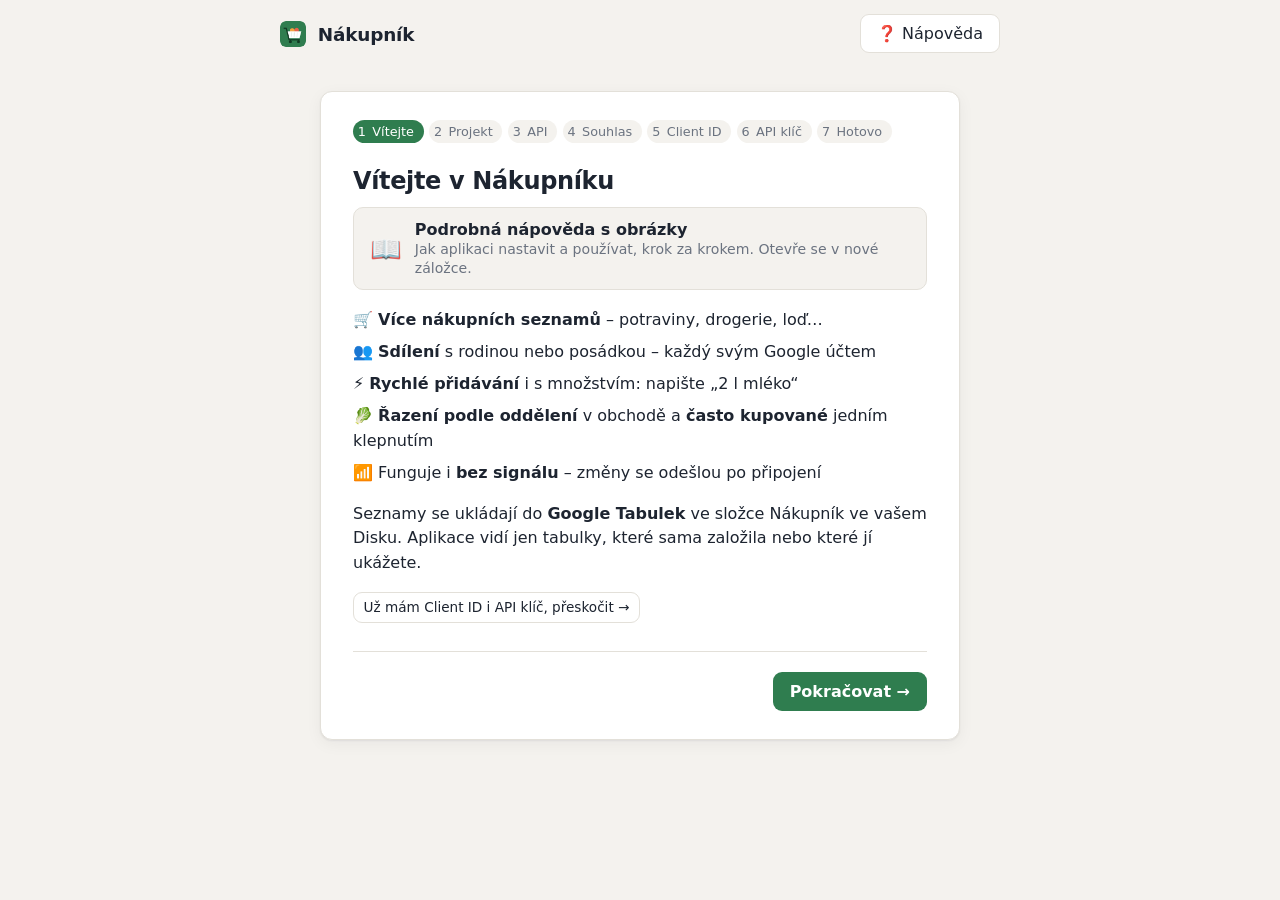
<file: index.html>
<!DOCTYPE html>
<html lang="cs">
<head>
  <meta charset="utf-8">
  <meta name="viewport" content="width=device-width, initial-scale=1, viewport-fit=cover">
  <title>Nákupník</title>
  <link rel="icon" type="image/png" sizes="32x32" href="icons/favicon-32.png">
  <link rel="manifest" href="manifest.webmanifest">
  <meta name="theme-color" content="#2f7d4f">
  <meta name="description" content="Sdílené nákupní seznamy v Google Tabulkách – pro rodinu i posádku.">
  <link rel="apple-touch-icon" href="icons/apple-touch-icon.png">
  <meta name="apple-mobile-web-app-capable" content="yes">
  <meta name="mobile-web-app-capable" content="yes">
  <meta name="apple-mobile-web-app-title" content="Nákupník">
  <link rel="stylesheet" href="styles.css?v=20261109-2045">
</head>
<body>
  <header class="topbar">
    <a class="brand" href="./" id="brand"><img class="logo" src="icons/icon-192.png" alt="" width="26" height="26"> Nákupník</a>
    <nav class="top-actions">
      <button id="btn-install-top" class="ghost" hidden title="Nainstalovat jako aplikaci">📲<span class="lbl"> Nainstalovat</span></button>
      <button id="btn-settings" class="ghost" title="Nastavení">⚙︎<span class="lbl"> Nastavení</span></button>
      <a id="btn-help" class="btn ghost" href="help.html" target="_blank" rel="noopener" title="Nápověda">❓<span class="lbl">Nápověda</span></a>
    </nav>
  </header>

  <main>
    <section id="view-file" class="card narrow" hidden>
      <h1>Otevřete aplikaci přes web nebo start.cmd</h1>
      <p>Google přihlášení nefunguje u stránky otevřené přímo ze souboru. Použijte
         <a href="https://n-yachts.github.io/nakupnik/">n-yachts.github.io/nakupnik</a>,
         nebo spusťte <code>start.cmd</code> ve složce projektu (otevře se <code>http://localhost:8081</code>).</p>
    </section>

    <!-- Průvodce prvním spuštěním -->
    <section id="view-setup" class="card narrow" hidden>
      <div class="steps" id="setup-steps"></div>
      <div id="setup-body"></div>
      <div class="wizard-nav">
        <button id="setup-back" class="ghost">← Zpět</button>
        <button id="setup-next" class="primary">Pokračovat →</button>
      </div>
    </section>

    <!-- Přihlášení -->
    <section id="view-signin" class="card narrow center" hidden>
      <h1>Přihlášení</h1>
      <p class="muted">Nákupník ukládá seznamy do Google Tabulek ve vašem Disku. Vidí jen tabulky,
        které sám založil nebo které mu ukážete – ostatní soubory ne.</p>
      <button id="btn-signin" class="primary big">Přihlásit se přes Google</button>
      <p class="hint">Pokud uvidíte „Google tuto aplikaci neověřil“, klikněte na <b>Pokračovat</b>
         (případně <b>Rozšířené</b> → <b>Přejít na …</b>). Je to vaše vlastní aplikace.</p>
      <p class="hint"><a href="help.html#prihlaseni" target="_blank" rel="noopener">📖 Nápověda k přihlášení</a></p>
    </section>

    <!-- Přehled seznamů -->
    <section id="view-lists" hidden>
      <div class="lists-head">
        <h1>Moje seznamy</h1>
        <div class="row-actions">
          <button id="btn-open-shared" class="ghost">📥 Otevřít sdílený</button>
          <button id="btn-new-list" class="primary">+ Nový seznam</button>
        </div>
      </div>
      <div id="lists" class="lists"></div>
    </section>

    <!-- Zpřístupnění seznamu z odkazu -->
    <section id="view-grant" class="card narrow center" hidden>
      <h1>📥 Sdílený seznam</h1>
      <p>Někdo s vámi sdílí nákupní seznam. Aby ho Nákupník mohl otevřít, potvrďte ho jednou
         v okně Google Disku: seznam vyberte a klikněte na <b>Vybrat</b>.</p>
      <button id="btn-grant" class="primary big">Zpřístupnit seznam</button>
      <p><button id="btn-grant-cancel" class="ghost">Zpět na moje seznamy</button></p>
      <p class="hint">Seznam nevidíte? Zkontrolujte, že jste přihlášeni stejným účtem, se kterým byl seznam sdílen.</p>
    </section>

    <!-- Jeden seznam -->
    <section id="view-list" hidden>
      <div class="list-head">
        <button id="btn-back" class="ghost icon-btn" title="Zpět na seznamy">←</button>
        <div class="list-title">
          <h1 id="list-name"></h1>
          <div id="sync" class="sync"></div>
        </div>
        <button id="btn-share" class="ghost">👥<span class="lbl"> Sdílet</span></button>
        <button id="btn-list-menu" class="ghost icon-btn" title="Další možnosti">⋯</button>
      </div>

      <form id="add-form" class="add-bar" autocomplete="off">
        <input id="add-input" list="history-list" placeholder="Přidat… např. 2 l mléko" aria-label="Nová položka" enterkeyhint="done">
        <datalist id="history-list"></datalist>
        <button class="primary" type="submit">Přidat</button>
      </form>
      <div id="frequent" class="frequent"></div>

      <div id="items" class="items"></div>
      <div id="bought" class="bought"></div>
    </section>

    <div id="loading" class="loading" hidden><div class="spinner"></div></div>
  </main>

  <!-- Úprava položky -->
  <dialog id="dlg-item">
    <form id="form-item" method="dialog" class="dlg-pad">
      <h2>Upravit položku</h2>
      <label>Položka <input name="name" required maxlength="80"></label>
      <div class="row">
        <label>Množství <input name="qty" inputmode="decimal" maxlength="8" placeholder="např. 2"></label>
        <label>Jednotka
          <select name="unit"><option value="">—</option><option>ks</option><option>kg</option><option>dkg</option><option>g</option><option>l</option><option>ml</option><option value="bal">balení</option></select>
        </label>
      </div>
      <label>Oddělení <select name="cat" id="cat-select"></select></label>
      <label>Poznámka <input name="note" maxlength="120" placeholder="např. značka, bez laktózy…"></label>
      <p id="item-meta" class="hint"></p>
      <div class="dlg-actions">
        <button type="button" id="btn-item-delete" class="danger">Smazat</button>
        <span class="spacer"></span>
        <button type="button" class="ghost" data-close>Zrušit</button>
        <button type="submit" class="primary">Uložit</button>
      </div>
    </form>
  </dialog>

  <!-- Nový / přejmenovat seznam -->
  <dialog id="dlg-list">
    <form id="form-list" method="dialog" class="dlg-pad">
      <h2 id="list-dlg-title">Nový seznam</h2>
      <label>Název <input name="name" required maxlength="40" placeholder="např. Potraviny, Drogerie, Loď"></label>
      <div class="chips" id="list-suggest"></div>
      <div class="dlg-actions">
        <span class="spacer"></span>
        <button type="button" class="ghost" data-close>Zrušit</button>
        <button type="submit" class="primary" id="btn-list-save">Vytvořit</button>
      </div>
    </form>
  </dialog>

  <!-- Další možnosti seznamu -->
  <dialog id="dlg-menu">
    <div class="dlg-pad">
      <h2 id="menu-title">Seznam</h2>
      <div class="menu">
        <button id="m-rename" class="ghost">✏️ Přejmenovat</button>
        <button id="m-sheet" class="ghost">📊 Otevřít v Google Tabulkách</button>
        <button id="m-clear" class="ghost">🧺 Smazat koupené položky</button>
        <button id="m-delete" class="danger">🗑️ Smazat seznam</button>
      </div>
      <div class="dlg-actions"><span class="spacer"></span><button class="primary" data-close>Zavřít</button></div>
    </div>
  </dialog>

  <!-- Sdílení -->
  <dialog id="dlg-share">
    <form id="form-share" method="dialog" class="dlg-pad">
      <h2>Sdílet seznam</h2>
      <p class="hint">Zadejte e-mail Google účtu. Dotyčnému přijde e-mail s odkazem; seznam si otevře ve svém Nákupníku a může ho upravovat.</p>
      <div class="row share-row">
        <label>E-mail <input name="email" type="email" required placeholder="jmeno@gmail.com" autocomplete="email"></label>
        <button type="submit" class="primary">Sdílet</button>
      </div>
      <h3 class="sub">Kdo má přístup</h3>
      <ul id="people" class="people"></ul>
      <h3 class="sub">Odkaz na seznam</h3>
      <div class="copyline"><code id="share-link"></code><button type="button" class="ghost small" id="btn-copy-link">Kopírovat</button></div>
      <p class="hint">Odkaz funguje jen lidem, se kterými je seznam sdílený.</p>
      <div class="dlg-actions"><span class="spacer"></span><button type="button" class="primary" data-close>Hotovo</button></div>
    </form>
  </dialog>

  <!-- Nastavení -->
  <dialog id="dlg-settings">
    <div class="dlg-pad">
      <h2>Nastavení</h2>
      <dl class="kv">
        <dt>Účet</dt><dd id="set-user"></dd>
        <dt>Client ID</dt><dd id="set-client" class="mono"></dd>
        <dt>API klíč</dt><dd id="set-key" class="mono"></dd>
        <dt>Adresa aplikace</dt><dd id="set-origin" class="mono"></dd>
        <dt>Verze</dt><dd id="set-ver" class="mono"></dd>
      </dl>
      <h3 class="sub">Aplikace v telefonu a počítači</h3>
      <p id="install-info" class="hint"></p>
      <div class="dlg-actions wrap"><button id="btn-install" class="primary" hidden>📲 Nainstalovat aplikaci</button></div>
      <h3 class="sub">Účet</h3>
      <div class="dlg-actions wrap">
        <button id="btn-signout" class="ghost">Odhlásit</button>
        <button id="btn-reset" class="danger">Znovu spustit průvodce</button>
        <span class="spacer"></span>
        <button class="primary" data-close>Zavřít</button>
      </div>
    </div>
  </dialog>

  <div id="toast" class="toast" role="status" popover="manual"></div>

  <script type="module" src="js/app.js?v=20261109-2045"></script>
</body>
</html>
</file>
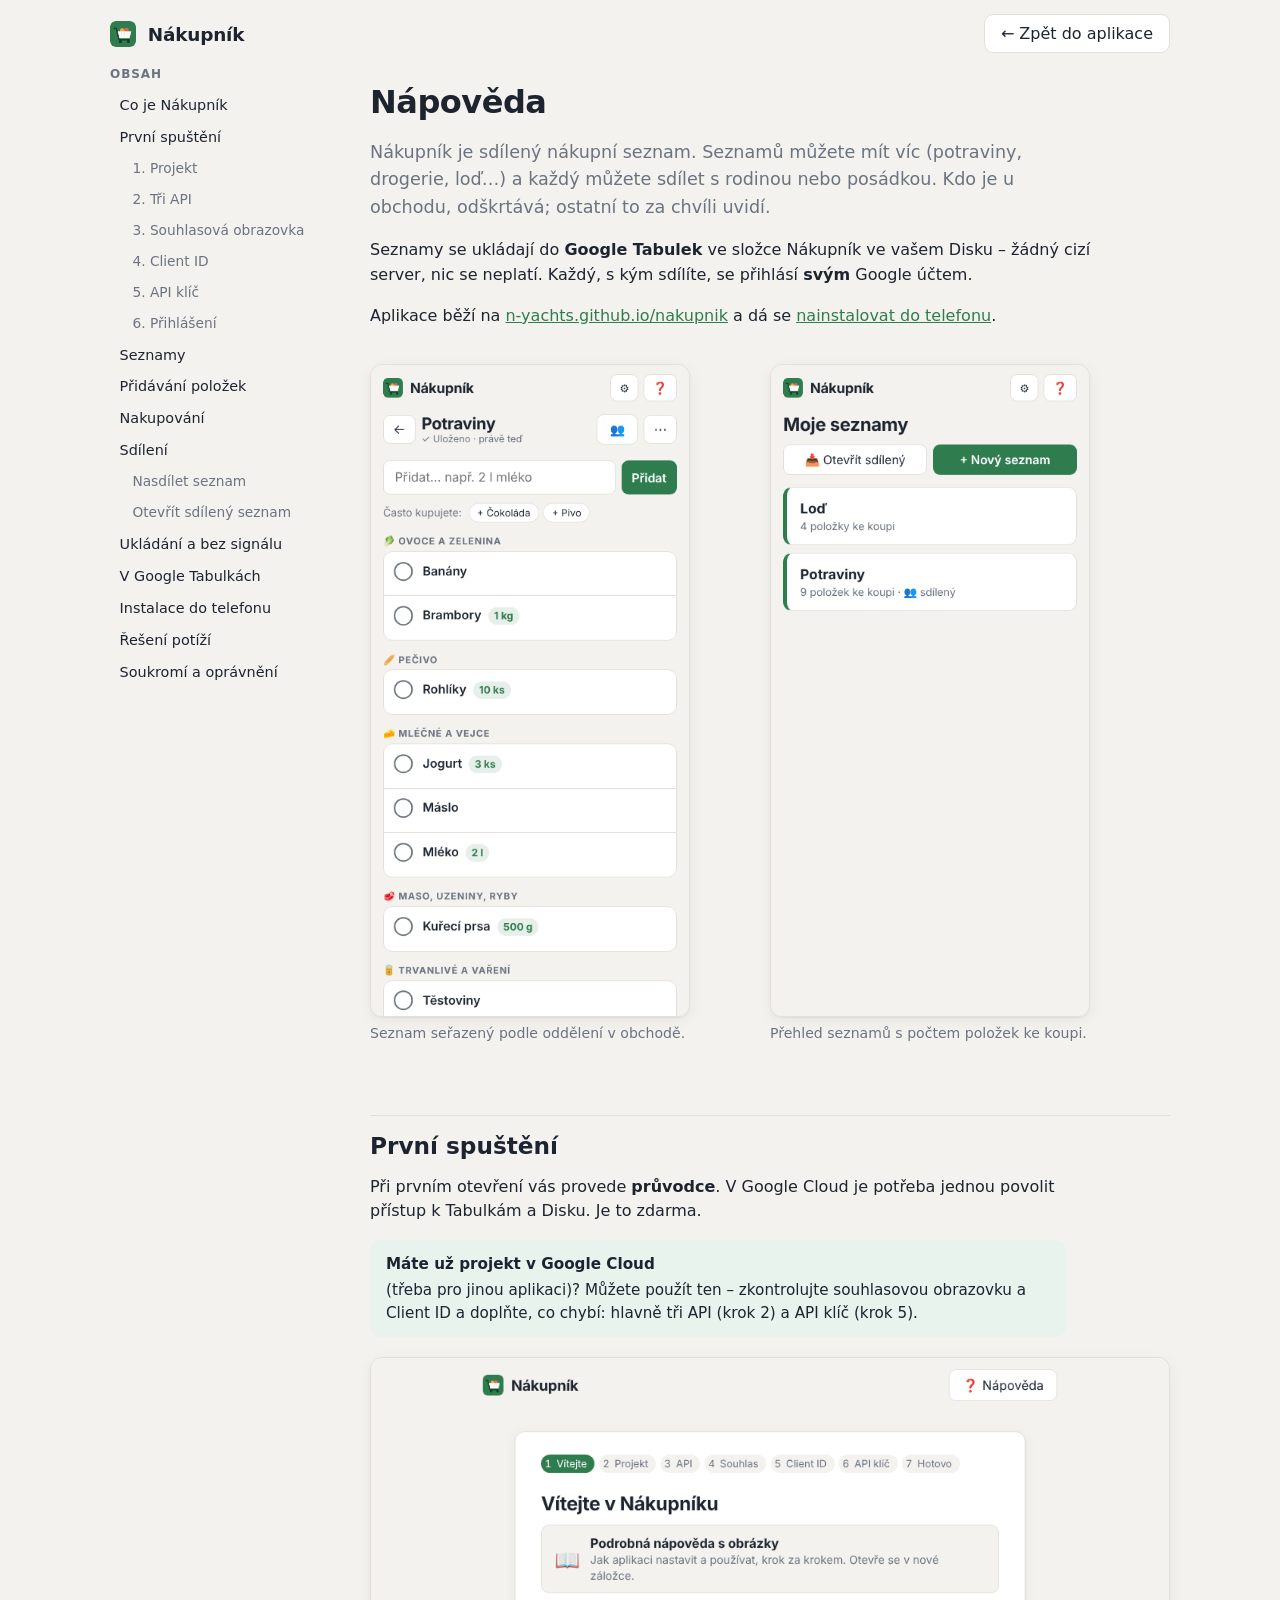
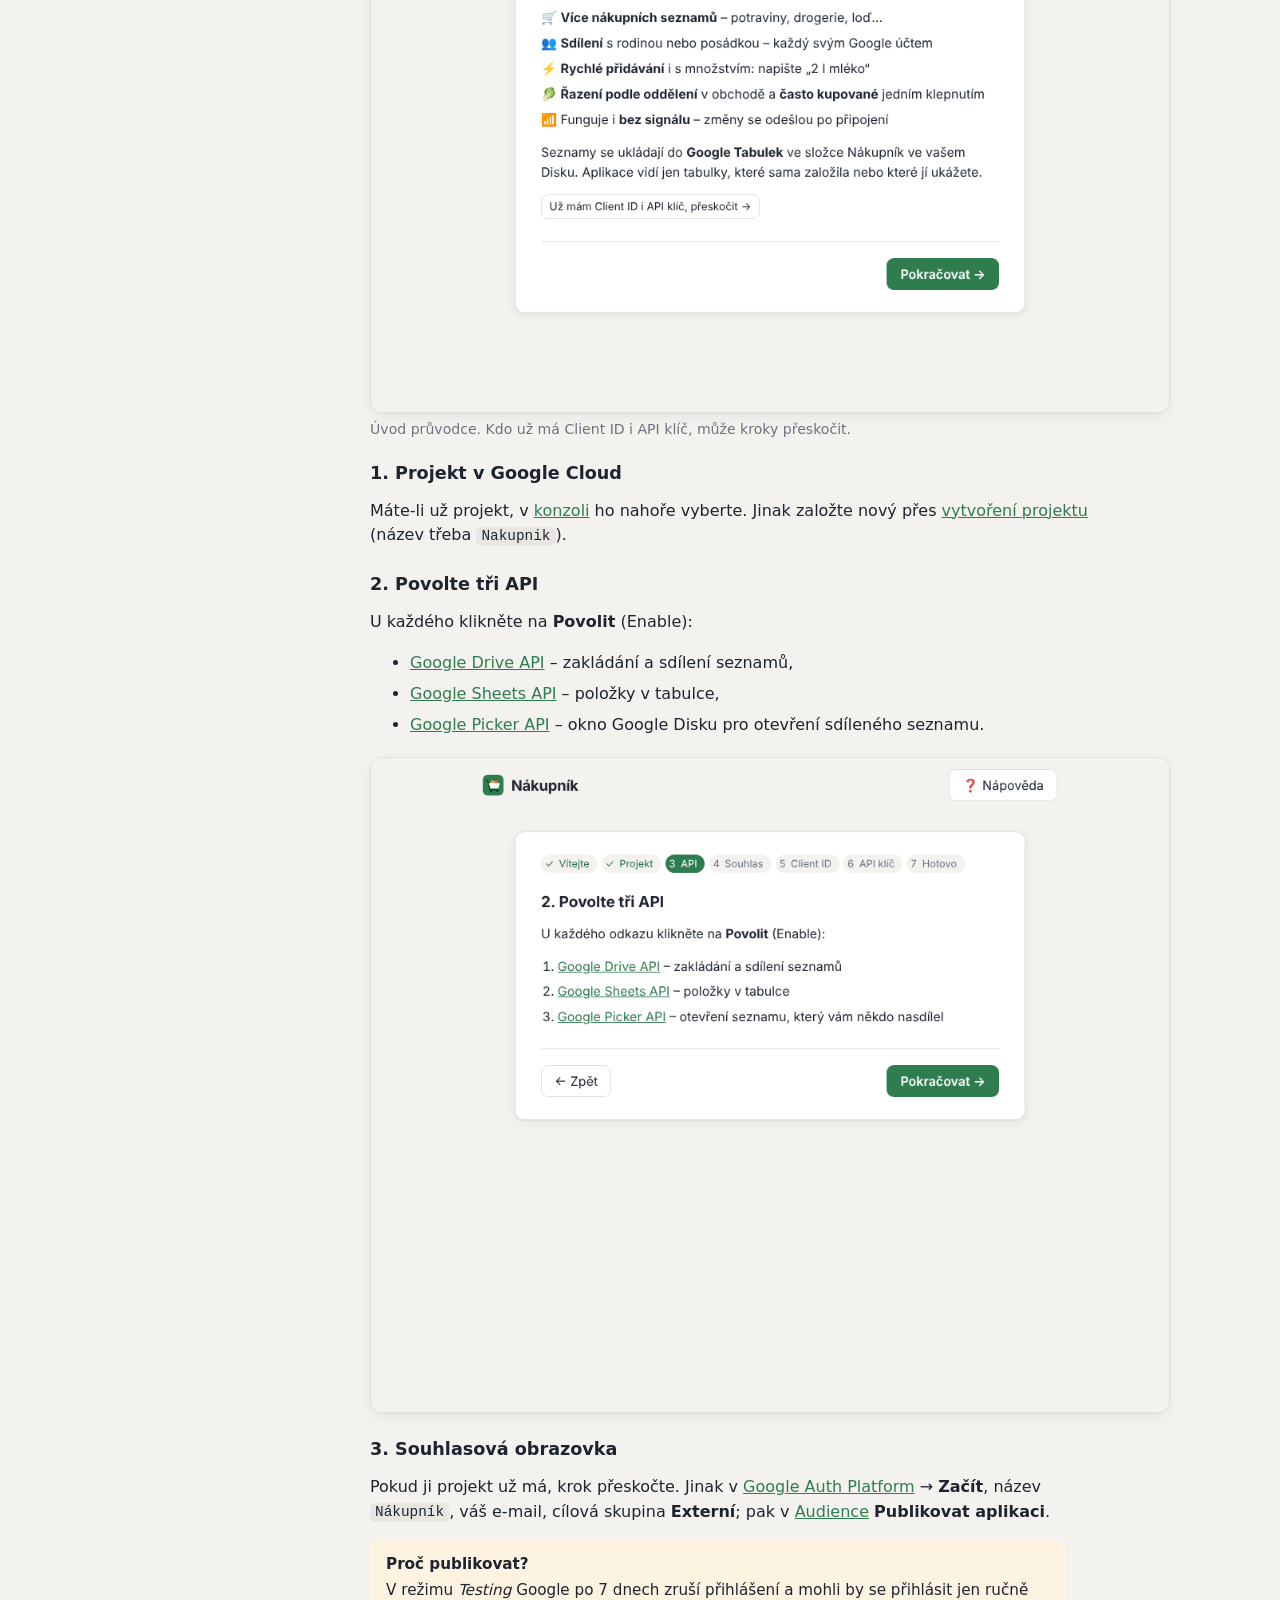
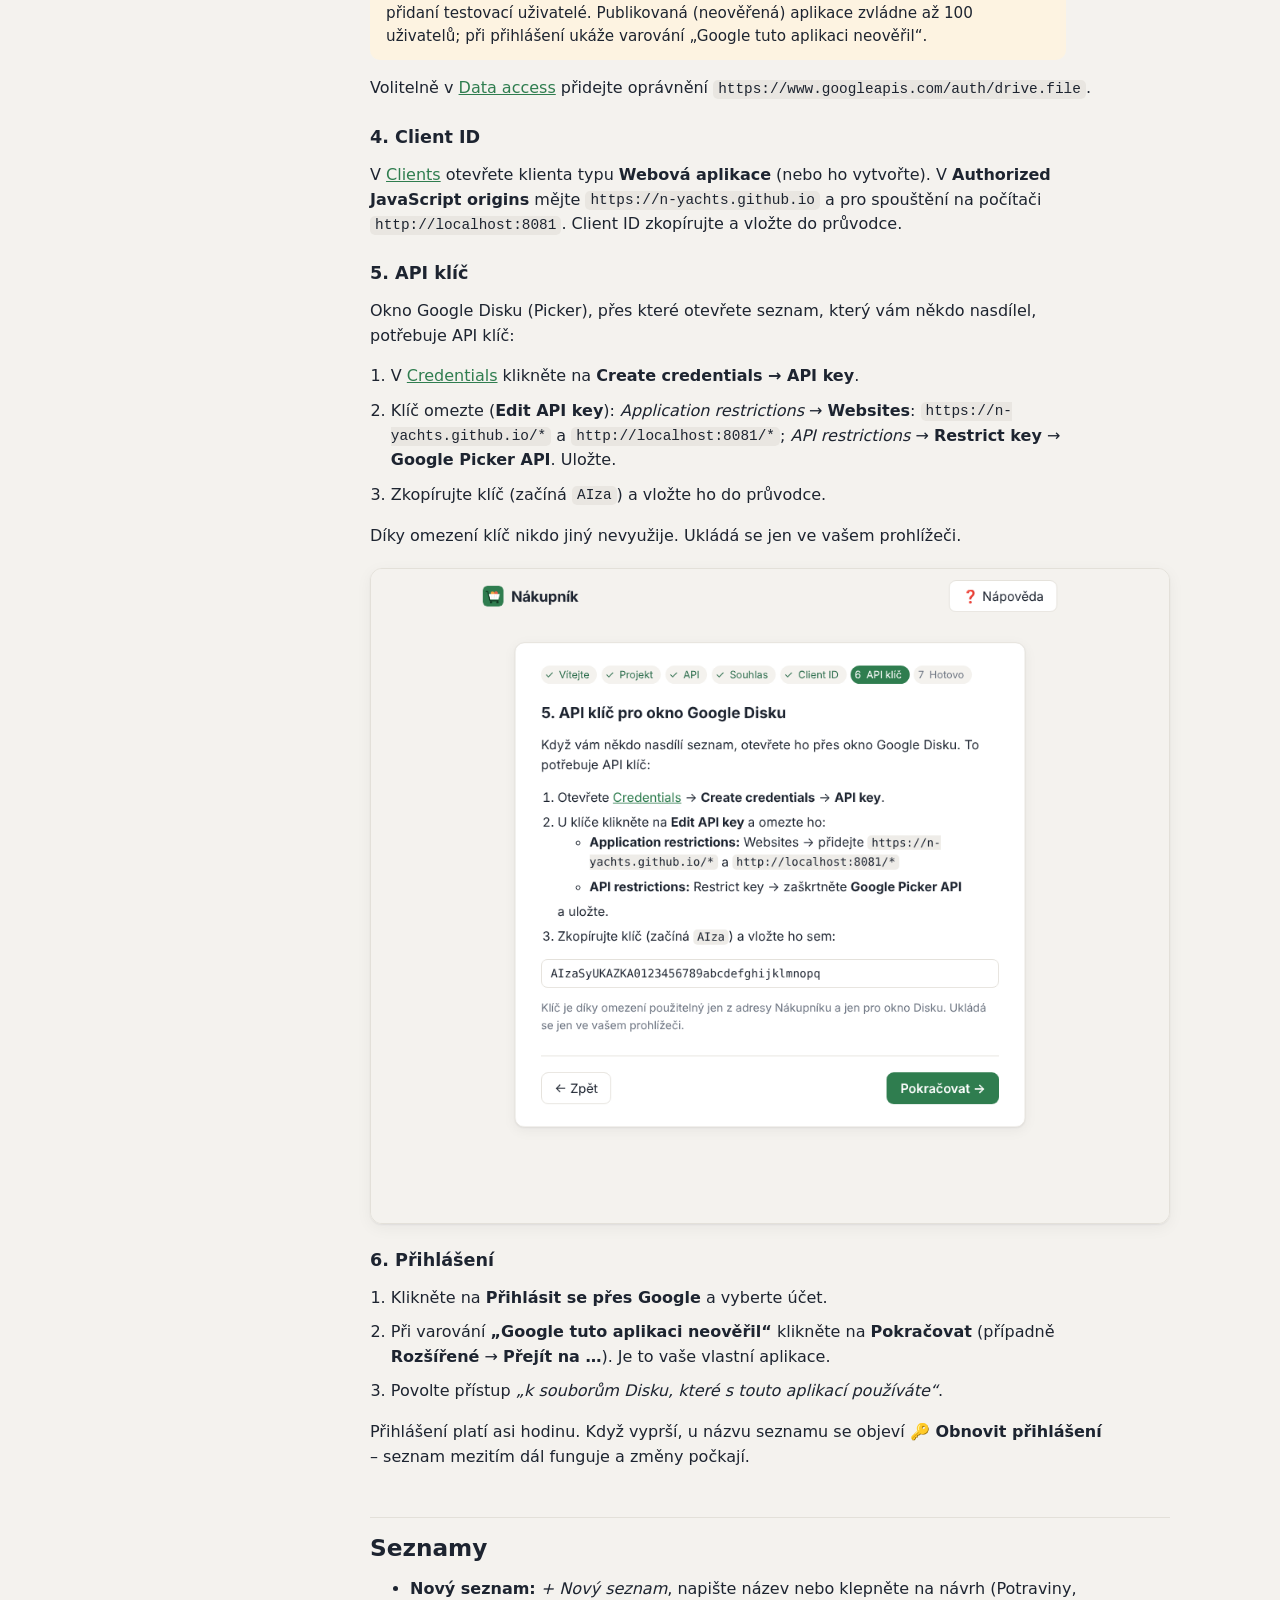
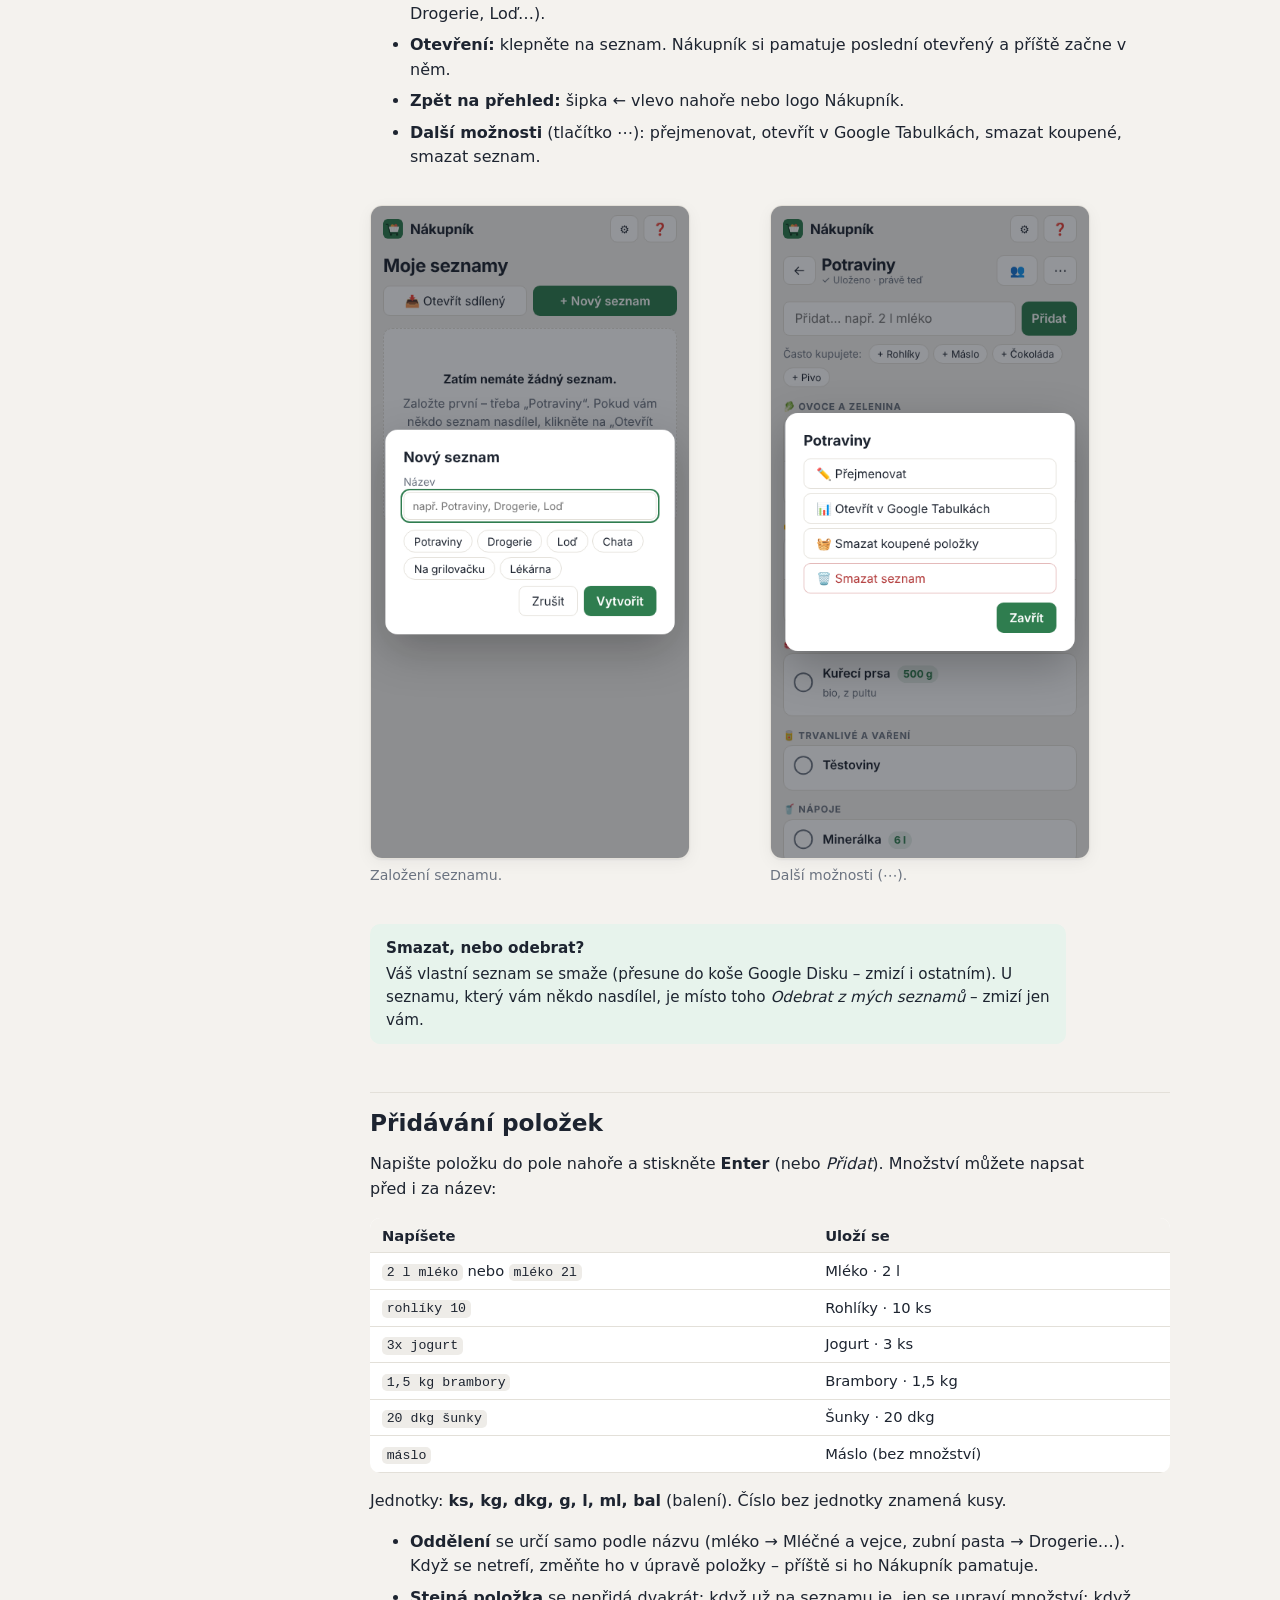
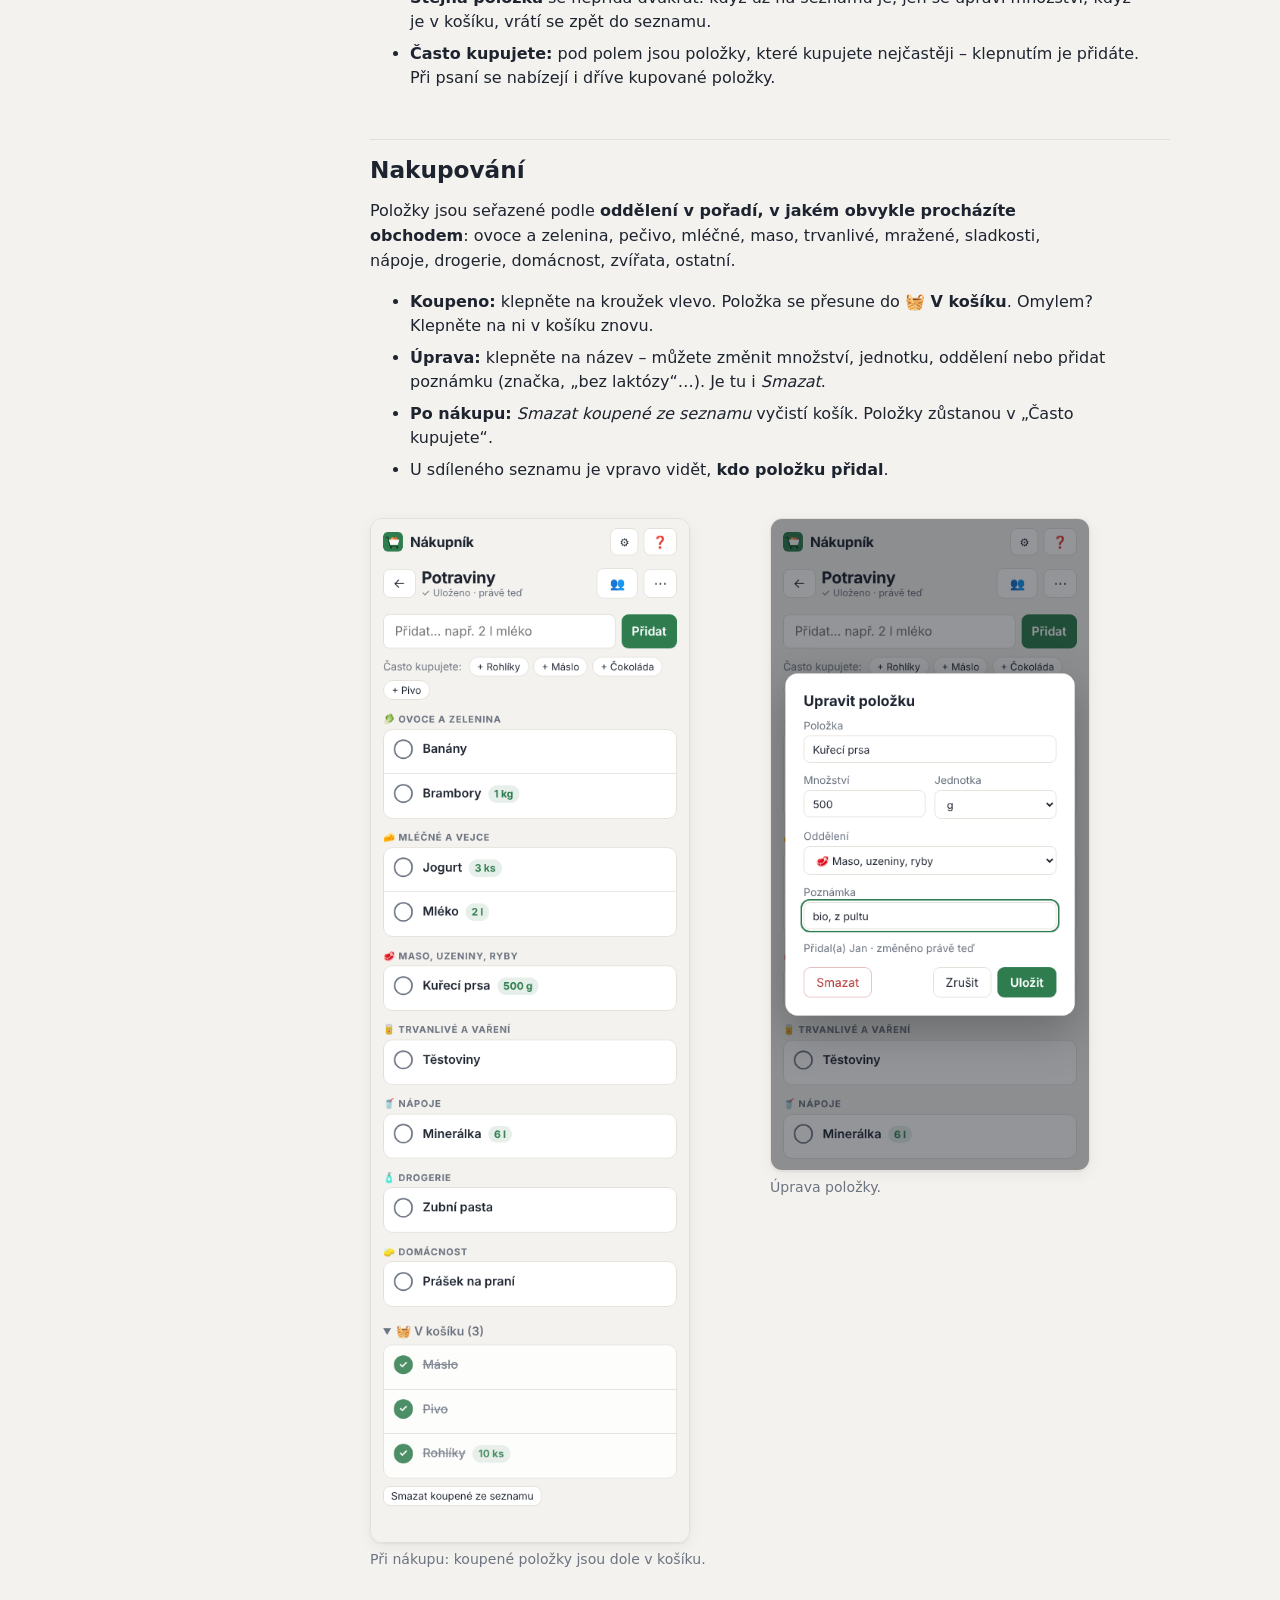
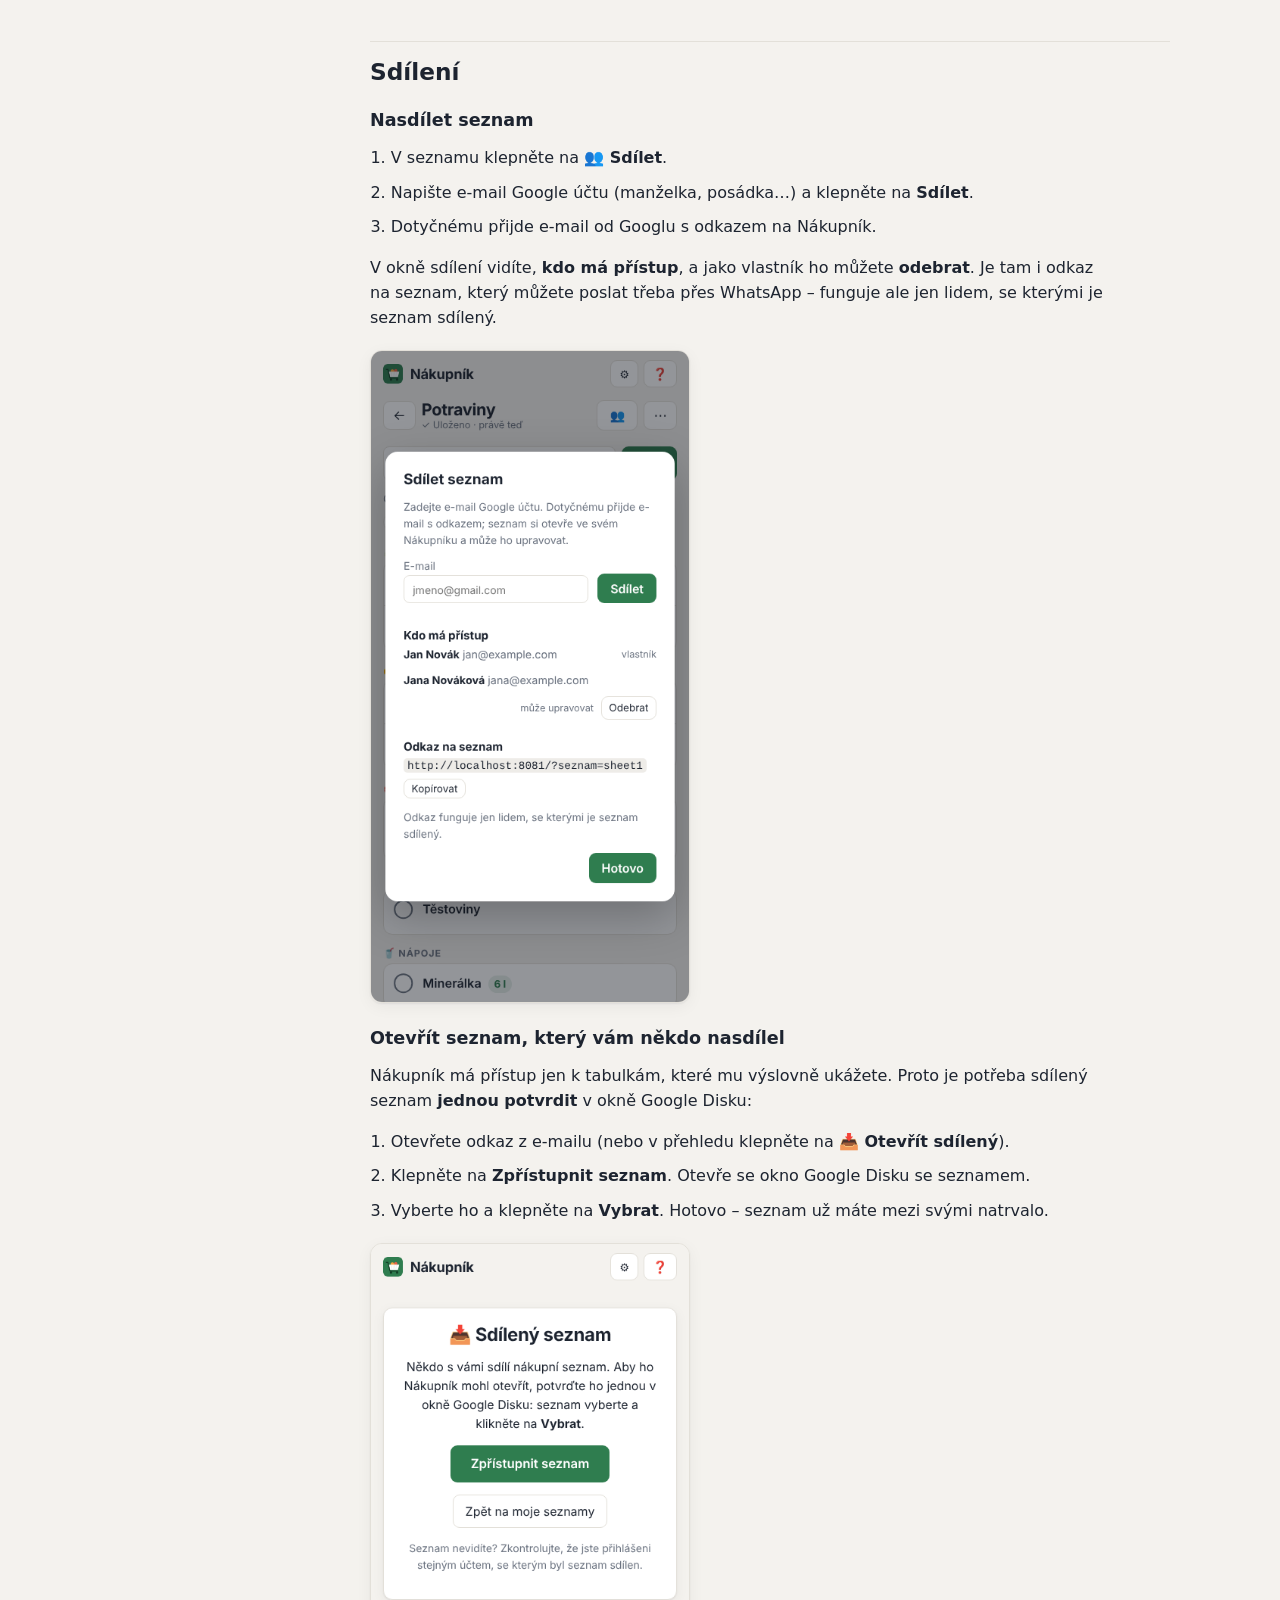
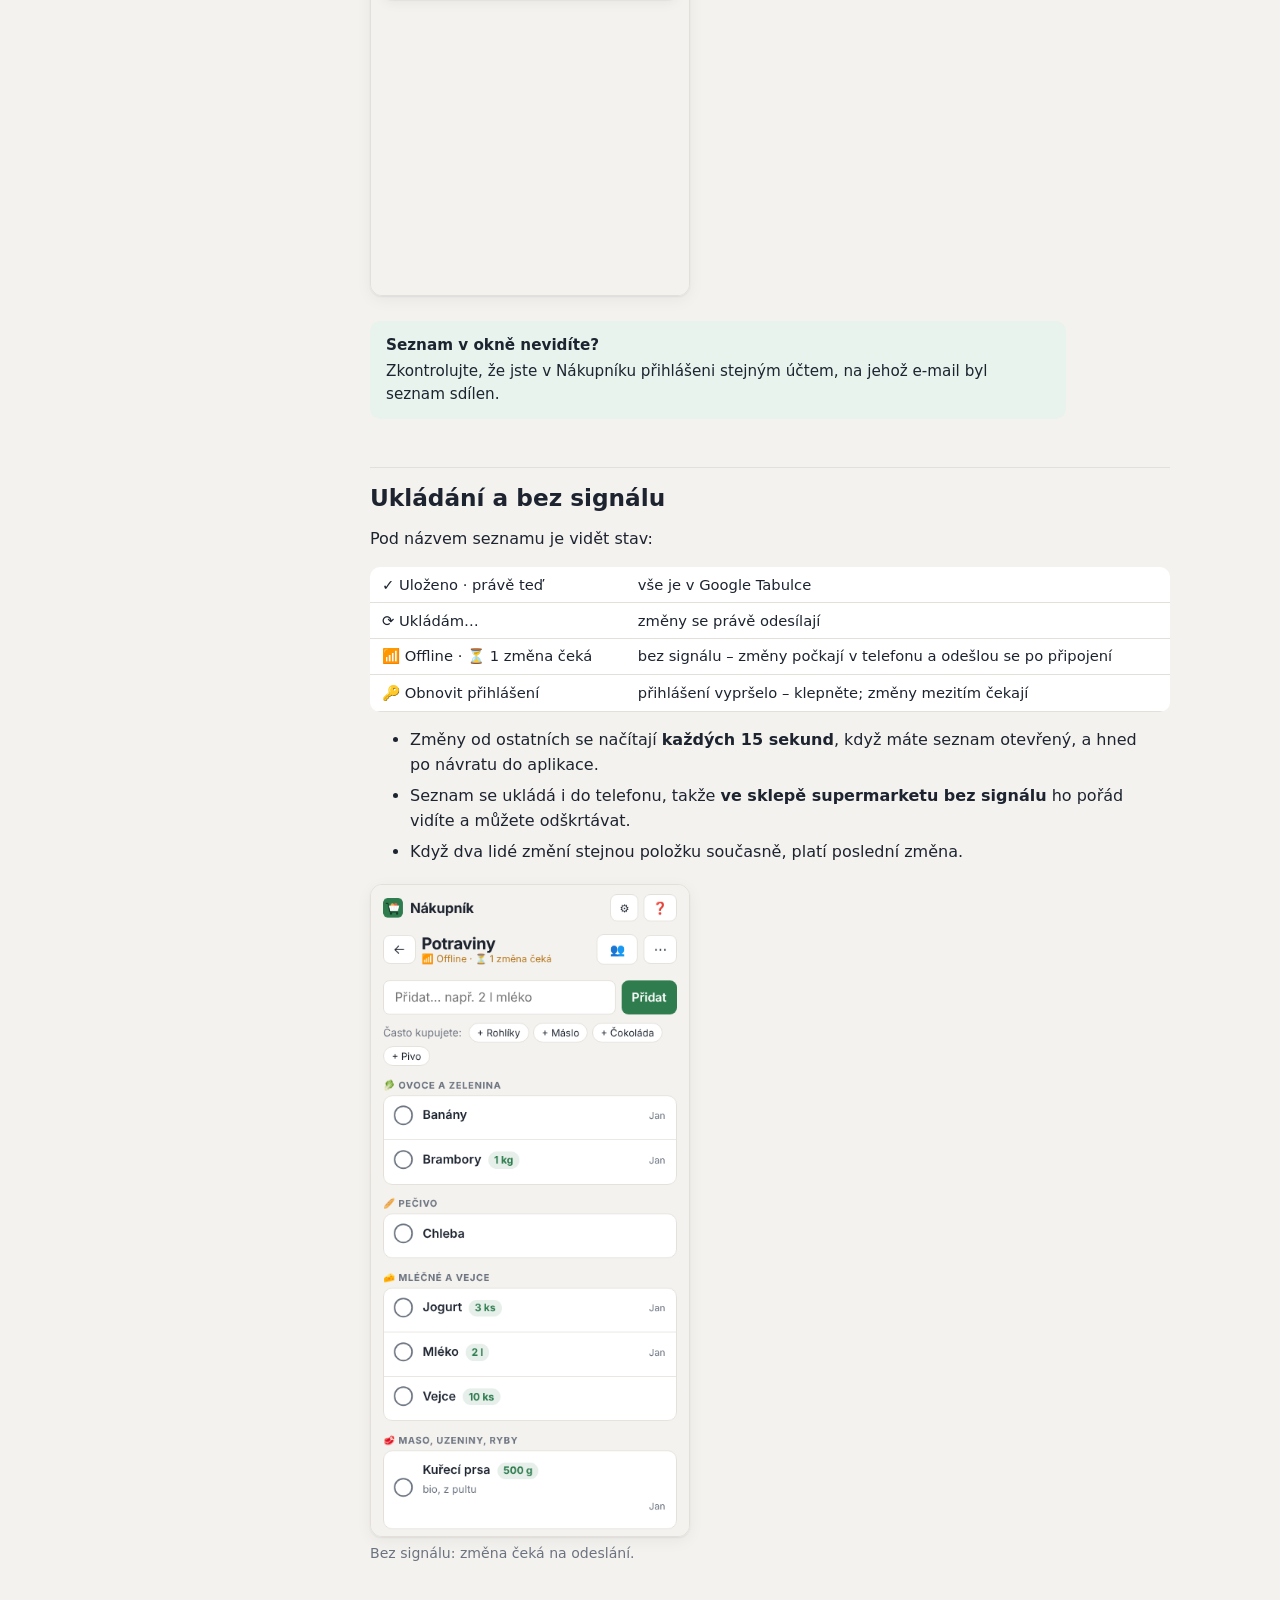
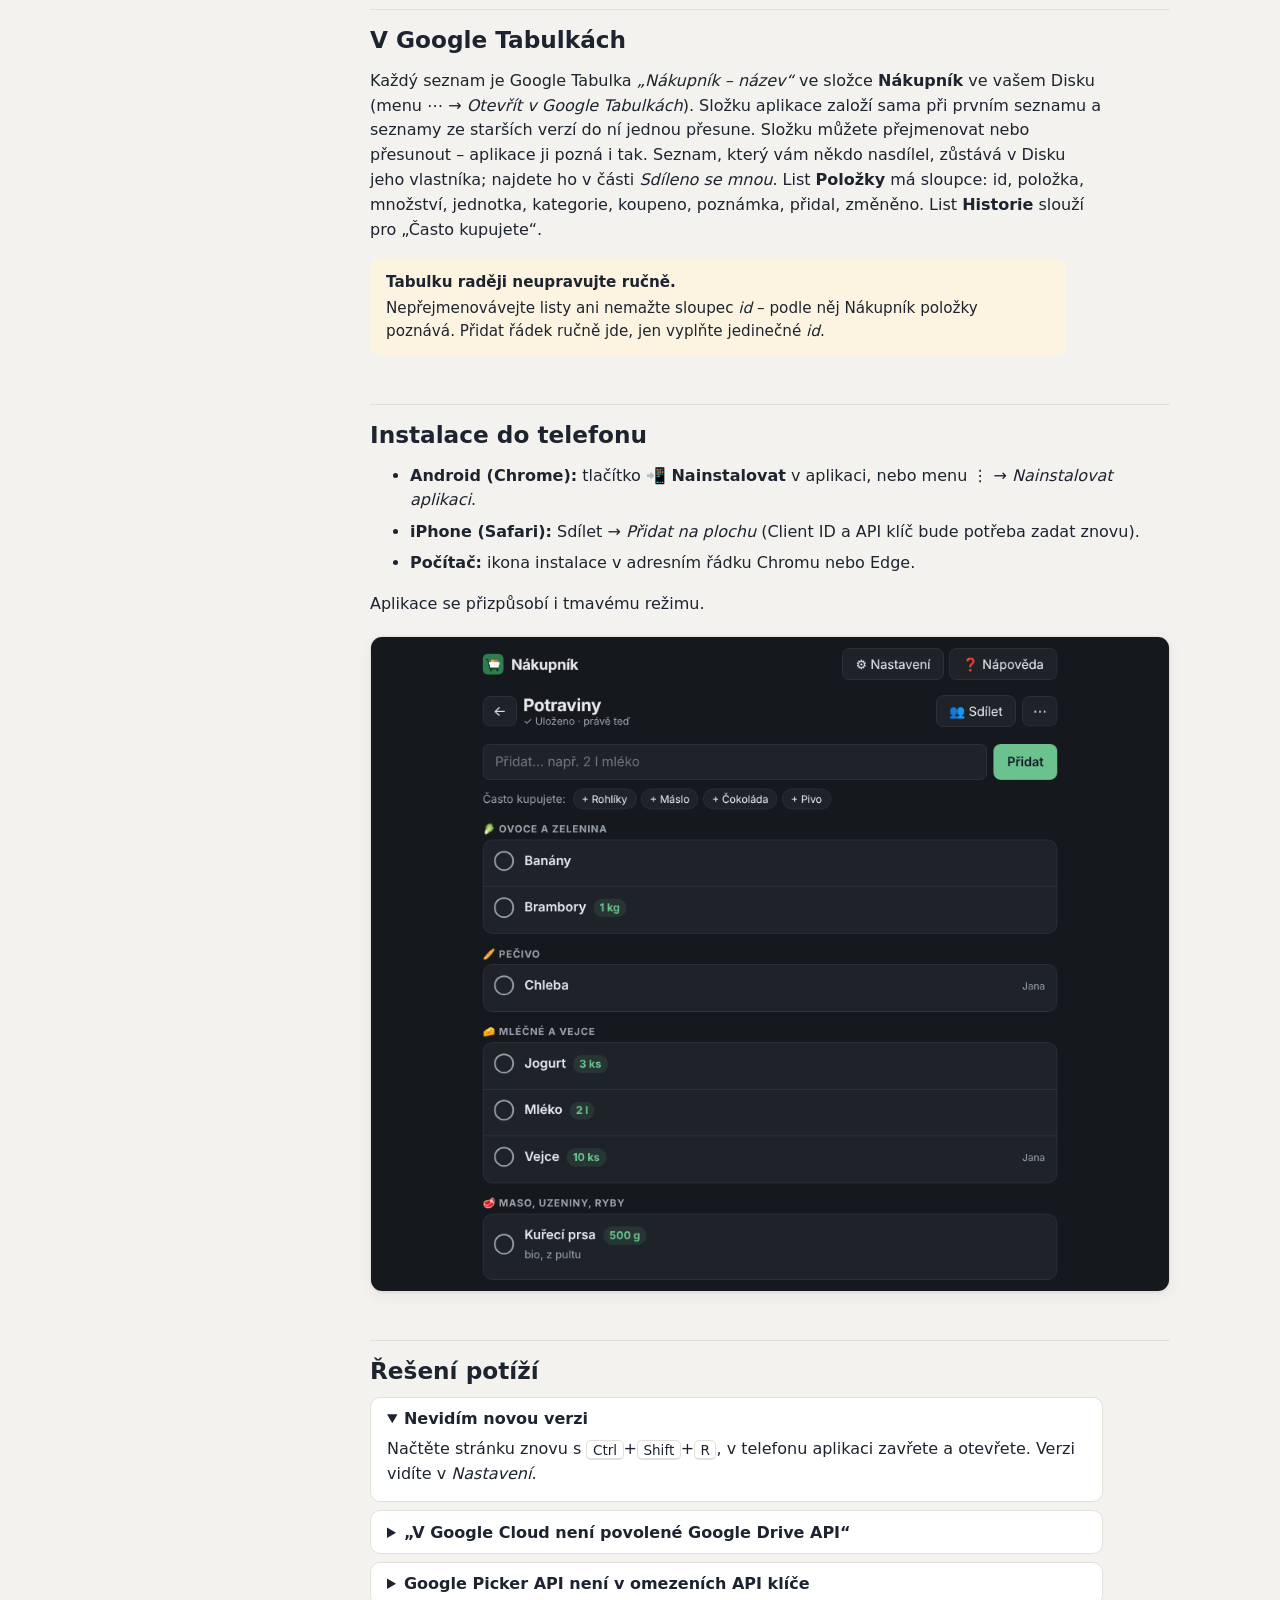
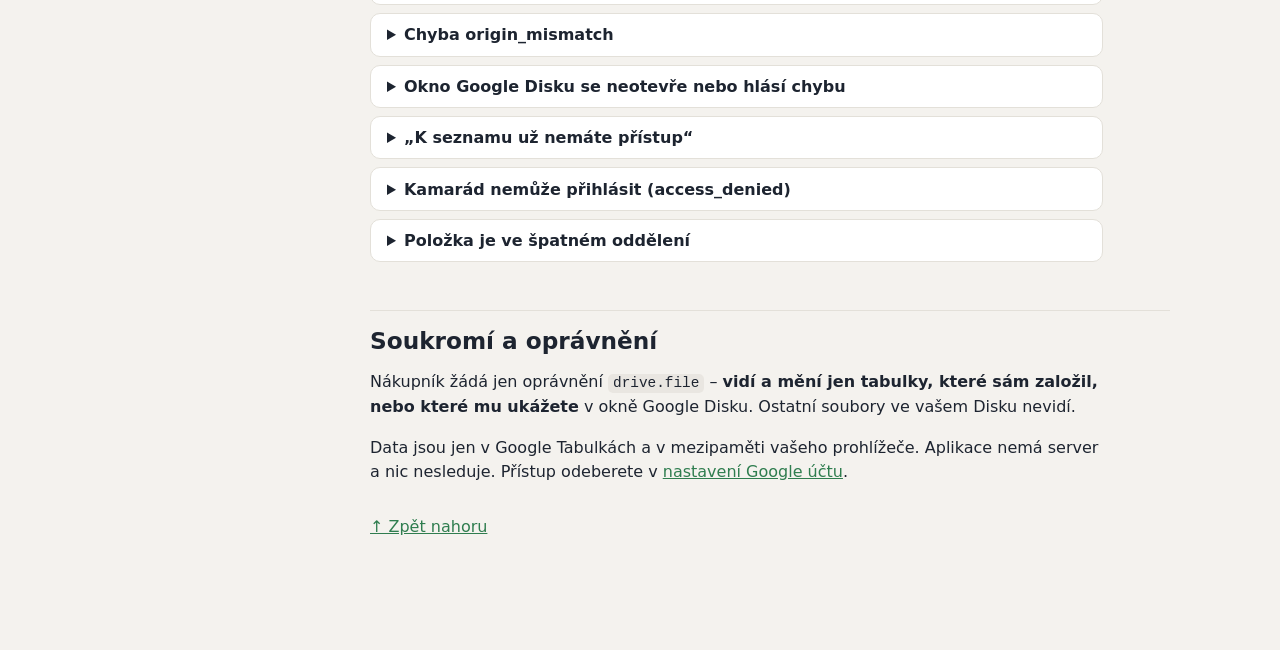
<file: help.html>
<!DOCTYPE html>
<html lang="cs">
<head>
  <meta charset="utf-8">
  <meta name="viewport" content="width=device-width, initial-scale=1">
  <title>Nápověda – Nákupník</title>
  <link rel="icon" type="image/png" sizes="32x32" href="icons/favicon-32.png">
  <meta name="theme-color" content="#2f7d4f">
  <link rel="stylesheet" href="styles.css?v=20261109-2045">
  <style>
    .help { display: grid; grid-template-columns: 220px 1fr; gap: 2.5rem; max-width: 1100px; margin: 0 auto; padding: 0 1.25rem 5rem; }
    .toc { position: sticky; top: 1rem; align-self: start; max-height: calc(100vh - 2rem); overflow: auto; font-size: .9rem; }
    .toc b { display: block; font-size: .75rem; text-transform: uppercase; letter-spacing: .08em; color: var(--muted); margin: 0 0 .5rem; }
    .toc ol { list-style: none; padding: 0; margin: 0; }
    .toc li { margin: 0; }
    .toc a { display: block; padding: .3rem .6rem; border-radius: 7px; color: var(--ink); text-decoration: none; }
    .toc a:hover { background: var(--surface); }
    .toc ol ol a { padding-left: 1.4rem; color: var(--muted); font-size: .86rem; }
    article { min-width: 0; }
    article section { padding-top: .5rem; margin-bottom: 2.5rem; scroll-margin-top: 1rem; }
    article h1 { font-size: 2rem; margin: .5rem 0 .5rem; }
    article h2 { font-size: 1.45rem; margin: 0 0 .8rem; padding-top: 1rem; border-top: 1px solid var(--line); }
    article h3 { font-size: 1.1rem; margin: 1.6rem 0 .5rem; scroll-margin-top: 1rem; }
    article p, article li { max-width: 72ch; }
    .lead { font-size: 1.1rem; color: var(--muted); max-width: 64ch; }
    figure { margin: 1.2rem 0 1.6rem; }
    figure img { display: block; max-width: 100%; height: auto; border: 1px solid var(--line); border-radius: 12px; box-shadow: var(--shadow); }
    figure.phone img { max-width: 300px; }
    figure.half { display: inline-block; vertical-align: top; width: calc(50% - .6rem); margin-right: .6rem; }
    figcaption { color: var(--muted); font-size: .88rem; margin-top: .5rem; }
    .tip, .warn { border-radius: 10px; padding: .8rem 1rem; margin: 1rem 0; max-width: 72ch; font-size: .95rem; line-height: 1.5; }
    .tip { background: var(--soon-bg); }
    .warn { background: var(--warn-bg); }
    .tip b:first-child, .warn b:first-child { display: block; margin-bottom: .2rem; }
    table { border-collapse: collapse; width: 100%; max-width: 820px; font-size: .92rem; margin: 1rem 0; background: var(--surface); border-radius: 10px; overflow: hidden; }
    th, td { text-align: left; padding: .55rem .75rem; border-bottom: 1px solid var(--line); vertical-align: top; }
    th { background: var(--bg); font-weight: 600; }
    kbd { font-family: inherit; font-size: .85em; border: 1px solid var(--line); border-bottom-width: 2px; border-radius: 5px; padding: .05em .4em; background: var(--surface); }
    .steps-list > li { margin-bottom: .6rem; }
    .back { display: inline-block; margin: 1rem 0 0; }
    details.faq { background: var(--surface); border: 1px solid var(--line); border-radius: 10px; padding: .7rem 1rem; margin: .5rem 0; max-width: 72ch; }
    details.faq summary { color: var(--ink); font-weight: 600; }
    details.faq p { margin: .6rem 0 .2rem; }
    @media (max-width: 860px) {
      .help { grid-template-columns: 1fr; gap: 0; }
      .toc { position: static; max-height: none; background: var(--surface); border: 1px solid var(--line); border-radius: 12px; padding: 1rem; margin-bottom: 1.5rem; }
      figure.half { display: block; width: auto; margin-right: 0; }
    }
  </style>

  <style>figure.phone img { max-width: 320px; } main, .topbar { max-width: 1100px; }</style>
</head>
<body>
  <header class="topbar" style="max-width:1100px">
    <a class="brand" href="./"><img class="logo" src="icons/icon-192.png" alt="" width="26" height="26"> Nákupník</a>
    <nav class="top-actions"><a class="btn ghost" href="./">← Zpět do aplikace</a></nav>
  </header>

  <div class="help">
    <nav class="toc" aria-label="Obsah">
      <b>Obsah</b>
      <ol>
        <li><a href="#uvod">Co je Nákupník</a></li>
        <li><a href="#nastaveni">První spuštění</a>
          <ol>
            <li><a href="#krok-projekt">1. Projekt</a></li>
            <li><a href="#krok-api">2. Tři API</a></li>
            <li><a href="#krok-souhlas">3. Souhlasová obrazovka</a></li>
            <li><a href="#krok-client">4. Client ID</a></li>
            <li><a href="#krok-klic">5. API klíč</a></li>
            <li><a href="#prihlaseni">6. Přihlášení</a></li>
          </ol>
        </li>
        <li><a href="#seznamy">Seznamy</a></li>
        <li><a href="#pridavani">Přidávání položek</a></li>
        <li><a href="#nakup">Nakupování</a></li>
        <li><a href="#sdileni">Sdílení</a>
          <ol>
            <li><a href="#sdileni-poslat">Nasdílet seznam</a></li>
            <li><a href="#sdileni-otevrit">Otevřít sdílený seznam</a></li>
          </ol>
        </li>
        <li><a href="#synchronizace">Ukládání a bez signálu</a></li>
        <li><a href="#tabulky">V Google Tabulkách</a></li>
        <li><a href="#instalace">Instalace do telefonu</a></li>
        <li><a href="#potize">Řešení potíží</a></li>
        <li><a href="#soukromi">Soukromí a oprávnění</a></li>
      </ol>
    </nav>

    <article>
      <section id="uvod">
        <h1>Nápověda</h1>
        <p class="lead">Nákupník je sdílený nákupní seznam. Seznamů můžete mít víc (potraviny, drogerie, loď…)
          a každý můžete sdílet s rodinou nebo posádkou. Kdo je u obchodu, odškrtává; ostatní to za chvíli uvidí.</p>
        <p>Seznamy se ukládají do <b>Google Tabulek</b> ve složce Nákupník ve vašem Disku – žádný cizí server, nic se neplatí.
          Každý, s kým sdílíte, se přihlásí <b>svým</b> Google účtem.</p>
        <p>Aplikace běží na <a href="https://n-yachts.github.io/nakupnik/">n-yachts.github.io/nakupnik</a>
          a dá se <a href="#instalace">nainstalovat do telefonu</a>.</p>
        <figure class="phone half"><img src="help/img/seznam.png?v=20261109-2045" alt="Nákupní seznam v telefonu" loading="lazy">
          <figcaption>Seznam seřazený podle oddělení v obchodě.</figcaption></figure><figure class="phone half"><img src="help/img/seznamy.png?v=20261109-2045" alt="Přehled seznamů" loading="lazy">
          <figcaption>Přehled seznamů s počtem položek ke koupi.</figcaption></figure>
      </section>

      <section id="nastaveni">
        <h2>První spuštění</h2>
        <p>Při prvním otevření vás provede <b>průvodce</b>. V Google Cloud je potřeba jednou povolit přístup
          k Tabulkám a Disku. Je to zdarma.</p>
        <div class="tip"><b>Máte už projekt v Google Cloud</b> (třeba pro jinou aplikaci)? Můžete použít ten –
          zkontrolujte souhlasovou obrazovku a Client ID a doplňte, co chybí: hlavně tři API (krok 2) a API klíč (krok 5).</div>
        <figure><img src="help/img/pruvodce-uvod.png?v=20261109-2045" alt="Úvod průvodce" loading="lazy">
          <figcaption>Úvod průvodce. Kdo už má Client ID i API klíč, může kroky přeskočit.</figcaption></figure>

        <h3 id="krok-projekt">1. Projekt v Google Cloud</h3>
        <p>Máte-li už projekt, v <a href="https://console.cloud.google.com/" target="_blank" rel="noopener">konzoli</a>
          ho nahoře vyberte. Jinak založte nový přes
          <a href="https://console.cloud.google.com/projectcreate" target="_blank" rel="noopener">vytvoření projektu</a>
          (název třeba <code>Nakupnik</code>).</p>

        <h3 id="krok-api">2. Povolte tři API</h3>
        <p>U každého klikněte na <b>Povolit</b> (Enable):</p>
        <ul>
          <li><a href="https://console.cloud.google.com/apis/library/drive.googleapis.com" target="_blank" rel="noopener">Google Drive API</a> – zakládání a sdílení seznamů,</li>
          <li><a href="https://console.cloud.google.com/apis/library/sheets.googleapis.com" target="_blank" rel="noopener">Google Sheets API</a> – položky v tabulce,</li>
          <li><a href="https://console.cloud.google.com/apis/library/picker.googleapis.com" target="_blank" rel="noopener">Google Picker API</a> – okno Google Disku pro otevření sdíleného seznamu.</li>
        </ul>
        <figure><img src="help/img/pruvodce-api.png?v=20261109-2045" alt="Krok průvodce: povolení API" loading="lazy"></figure>

        <h3 id="krok-souhlas">3. Souhlasová obrazovka</h3>
        <p>Pokud ji projekt už má, krok přeskočte. Jinak v
          <a href="https://console.cloud.google.com/auth/overview" target="_blank" rel="noopener">Google Auth Platform</a>
          → <b>Začít</b>, název <code>Nákupník</code>, váš e-mail, cílová skupina <b>Externí</b>; pak v
          <a href="https://console.cloud.google.com/auth/audience" target="_blank" rel="noopener">Audience</a>
          <b>Publikovat aplikaci</b>.</p>
        <div class="warn"><b>Proč publikovat?</b> V režimu <i>Testing</i> Google po 7 dnech zruší přihlášení
          a mohli by se přihlásit jen ručně přidaní testovací uživatelé. Publikovaná (neověřená) aplikace
          zvládne až 100 uživatelů; při přihlášení ukáže varování „Google tuto aplikaci neověřil“.</div>
        <p>Volitelně v <a href="https://console.cloud.google.com/auth/scopes" target="_blank" rel="noopener">Data access</a>
          přidejte oprávnění <code>https://www.googleapis.com/auth/drive.file</code>.</p>

        <h3 id="krok-client">4. Client ID</h3>
        <p>V <a href="https://console.cloud.google.com/auth/clients" target="_blank" rel="noopener">Clients</a>
          otevřete klienta typu <b>Webová aplikace</b> (nebo ho vytvořte). V <b>Authorized JavaScript origins</b> mějte
          <code>https://n-yachts.github.io</code> a pro spouštění na počítači <code>http://localhost:8081</code>.
          Client ID zkopírujte a vložte do průvodce.</p>

        <h3 id="krok-klic">5. API klíč</h3>
        <p>Okno Google Disku (Picker), přes které otevřete seznam, který vám někdo nasdílel, potřebuje API klíč:</p>
        <ol class="steps-list">
          <li>V <a href="https://console.cloud.google.com/apis/credentials" target="_blank" rel="noopener">Credentials</a>
              klikněte na <b>Create credentials → API key</b>.</li>
          <li>Klíč omezte (<b>Edit API key</b>): <i>Application restrictions</i> → <b>Websites</b>:
              <code>https://n-yachts.github.io/*</code> a <code>http://localhost:8081/*</code>;
              <i>API restrictions</i> → <b>Restrict key</b> → <b>Google Picker API</b>. Uložte.</li>
          <li>Zkopírujte klíč (začíná <code>AIza</code>) a vložte ho do průvodce.</li>
        </ol>
        <p>Díky omezení klíč nikdo jiný nevyužije. Ukládá se jen ve vašem prohlížeči.</p>
        <figure><img src="help/img/pruvodce-klic.png?v=20261109-2045" alt="Krok průvodce: API klíč" loading="lazy"></figure>

        <h3 id="prihlaseni">6. Přihlášení</h3>
        <ol class="steps-list">
          <li>Klikněte na <b>Přihlásit se přes Google</b> a vyberte účet.</li>
          <li>Při varování <b>„Google tuto aplikaci neověřil“</b> klikněte na <b>Pokračovat</b>
              (případně <b>Rozšířené</b> → <b>Přejít na …</b>). Je to vaše vlastní aplikace.</li>
          <li>Povolte přístup <i>„k souborům Disku, které s touto aplikací používáte“</i>.</li>
        </ol>
        <p>Přihlášení platí asi hodinu. Když vyprší, u názvu seznamu se objeví <b>🔑 Obnovit přihlášení</b> –
          seznam mezitím dál funguje a změny počkají.</p>
      </section>

      <section id="seznamy">
        <h2>Seznamy</h2>
        <ul>
          <li><b>Nový seznam:</b> <i>+ Nový seznam</i>, napište název nebo klepněte na návrh (Potraviny, Drogerie, Loď…).</li>
          <li><b>Otevření:</b> klepněte na seznam. Nákupník si pamatuje poslední otevřený a příště začne v něm.</li>
          <li><b>Zpět na přehled:</b> šipka ← vlevo nahoře nebo logo Nákupník.</li>
          <li><b>Další možnosti</b> (tlačítko ⋯): přejmenovat, otevřít v Google Tabulkách, smazat koupené, smazat seznam.</li>
        </ul>
        <figure class="phone half"><img src="help/img/novy-seznam.png?v=20261109-2045" alt="Nový seznam" loading="lazy">
          <figcaption>Založení seznamu.</figcaption></figure><figure class="phone half"><img src="help/img/menu.png?v=20261109-2045" alt="Možnosti seznamu" loading="lazy">
          <figcaption>Další možnosti (⋯).</figcaption></figure>
        <div class="tip"><b>Smazat, nebo odebrat?</b> Váš vlastní seznam se smaže (přesune do koše Google Disku –
          zmizí i ostatním). U seznamu, který vám někdo nasdílel, je místo toho <i>Odebrat z mých seznamů</i> –
          zmizí jen vám.</div>
      </section>

      <section id="pridavani">
        <h2>Přidávání položek</h2>
        <p>Napište položku do pole nahoře a stiskněte <b>Enter</b> (nebo <i>Přidat</i>). Množství můžete napsat
          před i za název:</p>
        <table>
          <thead><tr><th>Napíšete</th><th>Uloží se</th></tr></thead>
          <tbody>
            <tr><td><code>2 l mléko</code> nebo <code>mléko 2l</code></td><td>Mléko · 2 l</td></tr>
            <tr><td><code>rohlíky 10</code></td><td>Rohlíky · 10 ks</td></tr>
            <tr><td><code>3x jogurt</code></td><td>Jogurt · 3 ks</td></tr>
            <tr><td><code>1,5 kg brambory</code></td><td>Brambory · 1,5 kg</td></tr>
            <tr><td><code>20 dkg šunky</code></td><td>Šunky · 20 dkg</td></tr>
            <tr><td><code>máslo</code></td><td>Máslo (bez množství)</td></tr>
          </tbody>
        </table>
        <p>Jednotky: <b>ks, kg, dkg, g, l, ml, bal</b> (balení). Číslo bez jednotky znamená kusy.</p>
        <ul>
          <li><b>Oddělení</b> se určí samo podle názvu (mléko → Mléčné a vejce, zubní pasta → Drogerie…).
            Když se netrefí, změňte ho v úpravě položky – příště si ho Nákupník pamatuje.</li>
          <li><b>Stejná položka</b> se nepřidá dvakrát: když už na seznamu je, jen se upraví množství;
            když je v košíku, vrátí se zpět do seznamu.</li>
          <li><b>Často kupujete:</b> pod polem jsou položky, které kupujete nejčastěji – klepnutím je přidáte.
            Při psaní se nabízejí i dříve kupované položky.</li>
        </ul>
      </section>

      <section id="nakup">
        <h2>Nakupování</h2>
        <p>Položky jsou seřazené podle <b>oddělení v pořadí, v jakém obvykle procházíte obchodem</b>:
          ovoce a zelenina, pečivo, mléčné, maso, trvanlivé, mražené, sladkosti, nápoje, drogerie, domácnost, zvířata, ostatní.</p>
        <ul>
          <li><b>Koupeno:</b> klepněte na kroužek vlevo. Položka se přesune do <b>🧺 V košíku</b>.
            Omylem? Klepněte na ni v košíku znovu.</li>
          <li><b>Úprava:</b> klepněte na název – můžete změnit množství, jednotku, oddělení nebo přidat poznámku
            (značka, „bez laktózy“…). Je tu i <i>Smazat</i>.</li>
          <li><b>Po nákupu:</b> <i>Smazat koupené ze seznamu</i> vyčistí košík. Položky zůstanou v „Často kupujete“.</li>
          <li>U sdíleného seznamu je vpravo vidět, <b>kdo položku přidal</b>.</li>
        </ul>
        <figure class="phone half"><img src="help/img/seznam-nakup.png?v=20261109-2045" alt="Seznam při nákupu" loading="lazy">
          <figcaption>Při nákupu: koupené položky jsou dole v košíku.</figcaption></figure><figure class="phone half"><img src="help/img/uprava-polozky.png?v=20261109-2045" alt="Úprava položky" loading="lazy">
          <figcaption>Úprava položky.</figcaption></figure>
      </section>

      <section id="sdileni">
        <h2>Sdílení</h2>
        <h3 id="sdileni-poslat">Nasdílet seznam</h3>
        <ol class="steps-list">
          <li>V seznamu klepněte na <b>👥 Sdílet</b>.</li>
          <li>Napište e-mail Google účtu (manželka, posádka…) a klepněte na <b>Sdílet</b>.</li>
          <li>Dotyčnému přijde e-mail od Googlu s odkazem na Nákupník.</li>
        </ol>
        <p>V okně sdílení vidíte, <b>kdo má přístup</b>, a jako vlastník ho můžete <b>odebrat</b>. Je tam i odkaz
          na seznam, který můžete poslat třeba přes WhatsApp – funguje ale jen lidem, se kterými je seznam sdílený.</p>
        <figure class="phone"><img src="help/img/sdileni.png?v=20261109-2045" alt="Sdílení seznamu" loading="lazy"></figure>

        <h3 id="sdileni-otevrit">Otevřít seznam, který vám někdo nasdílel</h3>
        <p>Nákupník má přístup jen k tabulkám, které mu výslovně ukážete. Proto je potřeba sdílený seznam
          <b>jednou potvrdit</b> v okně Google Disku:</p>
        <ol class="steps-list">
          <li>Otevřete odkaz z e-mailu (nebo v přehledu klepněte na <b>📥 Otevřít sdílený</b>).</li>
          <li>Klepněte na <b>Zpřístupnit seznam</b>. Otevře se okno Google Disku se seznamem.</li>
          <li>Vyberte ho a klepněte na <b>Vybrat</b>. Hotovo – seznam už máte mezi svými natrvalo.</li>
        </ol>
        <figure class="phone"><img src="help/img/zpristupneni.png?v=20261109-2045" alt="Zpřístupnění sdíleného seznamu" loading="lazy"></figure>
        <div class="tip"><b>Seznam v okně nevidíte?</b> Zkontrolujte, že jste v Nákupníku přihlášeni stejným účtem,
          na jehož e-mail byl seznam sdílen.</div>
      </section>

      <section id="synchronizace">
        <h2>Ukládání a bez signálu</h2>
        <p>Pod názvem seznamu je vidět stav:</p>
        <table>
          <tbody>
            <tr><td>✓ Uloženo · právě teď</td><td>vše je v Google Tabulce</td></tr>
            <tr><td>⟳ Ukládám…</td><td>změny se právě odesílají</td></tr>
            <tr><td>📶 Offline · ⏳ 1 změna čeká</td><td>bez signálu – změny počkají v telefonu a odešlou se po připojení</td></tr>
            <tr><td>🔑 Obnovit přihlášení</td><td>přihlášení vypršelo – klepněte; změny mezitím čekají</td></tr>
          </tbody>
        </table>
        <ul>
          <li>Změny od ostatních se načítají <b>každých 15 sekund</b>, když máte seznam otevřený, a hned po návratu do aplikace.</li>
          <li>Seznam se ukládá i do telefonu, takže <b>ve sklepě supermarketu bez signálu</b> ho pořád vidíte a můžete odškrtávat.</li>
          <li>Když dva lidé změní stejnou položku současně, platí poslední změna.</li>
        </ul>
        <figure class="phone"><img src="help/img/offline.png?v=20261109-2045" alt="Seznam bez signálu" loading="lazy">
          <figcaption>Bez signálu: změna čeká na odeslání.</figcaption></figure>
      </section>

      <section id="tabulky">
        <h2>V Google Tabulkách</h2>
        <p>Každý seznam je Google Tabulka <i>„Nákupník – název“</i> ve složce <b>Nákupník</b> ve vašem Disku
          (menu ⋯ → <i>Otevřít v Google Tabulkách</i>). Složku aplikace založí sama při prvním seznamu a seznamy
          ze starších verzí do ní jednou přesune. Složku můžete přejmenovat nebo přesunout – aplikace ji pozná i tak.
          Seznam, který vám někdo nasdílel, zůstává v Disku jeho vlastníka; najdete ho v části <i>Sdíleno se mnou</i>.
          List <b>Položky</b> má sloupce: id, položka, množství, jednotka, kategorie, koupeno, poznámka, přidal, změněno.
          List <b>Historie</b> slouží pro „Často kupujete“.</p>
        <div class="warn"><b>Tabulku raději neupravujte ručně.</b> Nepřejmenovávejte listy ani nemažte sloupec
          <i>id</i> – podle něj Nákupník položky poznává. Přidat řádek ručně jde, jen vyplňte jedinečné <i>id</i>.</div>
      </section>

      <section id="instalace">
        <h2>Instalace do telefonu</h2>
        <ul>
          <li><b>Android (Chrome):</b> tlačítko <b>📲 Nainstalovat</b> v aplikaci, nebo menu ⋮ → <i>Nainstalovat aplikaci</i>.</li>
          <li><b>iPhone (Safari):</b> Sdílet → <i>Přidat na plochu</i> (Client ID a API klíč bude potřeba zadat znovu).</li>
          <li><b>Počítač:</b> ikona instalace v adresním řádku Chromu nebo Edge.</li>
        </ul>
        <p>Aplikace se přizpůsobí i tmavému režimu.</p>
        <figure><img src="help/img/pocitac-tmavy.png?v=20261109-2045" alt="Nákupník na počítači v tmavém režimu" loading="lazy"></figure>
      </section>

      <section id="potize">
        <h2>Řešení potíží</h2>
        <details class="faq" open><summary>Nevidím novou verzi</summary>
          <p>Načtěte stránku znovu s <kbd>Ctrl</kbd>+<kbd>Shift</kbd>+<kbd>R</kbd>, v telefonu aplikaci zavřete a otevřete.
            Verzi vidíte v <i>Nastavení</i>.</p></details>
        <details class="faq"><summary>„V Google Cloud není povolené Google Drive API“</summary>
          <p>API je potřeba povolit ve <b>stejném projektu, ke kterému patří Client ID</b> (číslo projektu je
            v hlášce i na začátku Client ID). Zkontrolujte, že máte nahoře v konzoli vybraný správný projekt,
            a povolte <a href="https://console.cloud.google.com/apis/library/drive.googleapis.com" target="_blank" rel="noopener">Drive API</a>,
            <a href="https://console.cloud.google.com/apis/library/sheets.googleapis.com" target="_blank" rel="noopener">Sheets API</a> a
            <a href="https://console.cloud.google.com/apis/library/picker.googleapis.com" target="_blank" rel="noopener">Picker API</a>.
            Po povolení počkejte pár minut. Vaše seznamy ani změny se mezitím neztratí.</p></details>
        <details class="faq"><summary>Google Picker API není v omezeních API klíče</summary>
          <p>V nabídce <i>API restrictions</i> se ukazují jen povolená API – nejdřív Picker API povolte a stránku klíče obnovte.
            Případně zvolte <i>Don't restrict key</i> a nechte jen omezení na weby.</p></details>
        <details class="faq"><summary>Chyba origin_mismatch</summary>
          <p>V Client ID chybí <code>https://n-yachts.github.io</code> (nebo <code>http://localhost:8081</code>) v <i>Authorized JavaScript origins</i>.</p></details>
        <details class="faq"><summary>Okno Google Disku se neotevře nebo hlásí chybu</summary>
          <p>Zkontrolujte, že je povolené <b>Google Picker API</b> a že API klíč má v omezeních adresu
            <code>https://n-yachts.github.io/*</code> a API <i>Google Picker API</i>. Klíč změníte přes
            <i>Nastavení → Znovu spustit průvodce</i>.</p></details>
        <details class="faq"><summary>„K seznamu už nemáte přístup“</summary>
          <p>Vlastník seznam smazal nebo vám odebral sdílení. Seznam zmizí z vašeho přehledu.</p></details>
        <details class="faq"><summary>Kamarád nemůže přihlásit (access_denied)</summary>
          <p>Aplikace je v Google Cloud v režimu <i>Testing</i>. Publikujte ji (<a href="#krok-souhlas">krok 3</a>), nebo ho přidejte mezi <i>Test users</i>.</p></details>
        <details class="faq"><summary>Položka je ve špatném oddělení</summary>
          <p>Klepněte na ni a oddělení změňte. Příště ho Nákupník u stejné položky použije.</p></details>
      </section>

      <section id="soukromi">
        <h2>Soukromí a oprávnění</h2>
        <p>Nákupník žádá jen oprávnění <code>drive.file</code> – <b>vidí a mění jen tabulky, které sám založil,
          nebo které mu ukážete</b> v okně Google Disku. Ostatní soubory ve vašem Disku nevidí.</p>
        <p>Data jsou jen v Google Tabulkách a v mezipaměti vašeho prohlížeče. Aplikace nemá server a nic nesleduje.
          Přístup odeberete v <a href="https://myaccount.google.com/connections" target="_blank" rel="noopener">nastavení Google účtu</a>.</p>
        <a class="back" href="#uvod">↑ Zpět nahoru</a>
      </section>
    </article>
  </div>
</body>
</html>
</file>
<file: styles.css>
:root { --bg: #f4f2ee; --surface: #ffffff; --ink: #1d2430; --muted: #6b7380; --line: #e3e0d9; --accent: #2f7d4f; --accent-ink: #ffffff; --warn: #b7791f; --warn-bg: #fdf3e1; --bad: #b23a3a; --bad-bg: #fbe9e9; --soon: #2f6f4f; --soon-bg: #e7f3ec; --radius: 12px; --shadow: 0 1px 2px rgba(20, 24, 32, .06), 0 4px 16px rgba(20, 24, 32, .05); font-family: system-ui, -apple-system, "Segoe UI", Roboto, sans-serif; color: var(--ink); background: var(--bg); }
@media (prefers-color-scheme: dark) {
  :root { --bg: #15181d; --surface: #1e232a; --ink: #e8eaed; --muted: #9aa3ad; --line: #2e343d; --accent: #6cc28f; --accent-ink: #0d1620; --warn: #e0a64a; --warn-bg: #3a2e1a; --bad: #ec7b7b; --bad-bg: #3a2020; --soon: #73c49a; --soon-bg: #1d3328; --shadow: none; }
}
* { box-sizing: border-box; }
body { margin: 0; min-height: 100vh; }
[hidden] { display: none !important; }
a { color: var(--accent); }
code, .mono { font-family: ui-monospace, "Cascadia Mono", Consolas, monospace; font-size: .9em; }
code { background: color-mix(in srgb, var(--line) 60%, transparent); padding: .1em .35em; border-radius: 5px; }
pre.mono { background: var(--bg); padding: .75rem; border-radius: 8px; overflow-x: auto; }
.topbar { display: flex; align-items: center; justify-content: space-between; padding: .9rem 1.25rem; max-width: 960px; margin: 0 auto; }
.brand { font-weight: 700; font-size: 1.15rem; letter-spacing: -.01em; }
.logo { margin-right: .35rem; vertical-align: -6px; border-radius: 6px; }
.top-actions { display: flex; gap: .4rem; }
main { max-width: 960px; margin: 0 auto; padding: 0 1.25rem 4rem; }
button { font: inherit; border-radius: 9px; border: 1px solid transparent; padding: .55rem 1rem; cursor: pointer; background: transparent; color: var(--ink); }
button.primary { background: var(--accent); color: var(--accent-ink); font-weight: 600; }
button.primary:hover { filter: brightness(1.08); }
button.ghost { border-color: var(--line); background: var(--surface); }
button.ghost:hover { border-color: var(--muted); }
button.danger { color: var(--bad); border-color: color-mix(in srgb, var(--bad) 35%, transparent); background: var(--surface); }
button.big { padding: .85rem 1.6rem; font-size: 1.05rem; }
button.small { padding: .25rem .6rem; font-size: .85rem; }
button:focus-visible, input:focus-visible, select:focus-visible, textarea:focus-visible { outline: 2px solid var(--accent); outline-offset: 2px; }
.card { background: var(--surface); border-radius: var(--radius); box-shadow: var(--shadow); padding: 1.75rem 2rem; border: 1px solid var(--line); }
.narrow { max-width: 640px; margin: 1.5rem auto; }
.center { text-align: center; }
.center p { max-width: 460px; margin-left: auto; margin-right: auto; }
h1 { font-size: 1.5rem; margin: 0 0 .75rem; letter-spacing: -.015em; }
h2 { font-size: 1.2rem; margin: 0 0 .75rem; }
p, li { line-height: 1.55; }
ol { padding-left: 1.3rem; }
li { margin-bottom: .4rem; }
.muted { color: var(--muted); }
.hint { color: var(--muted); font-size: .88rem; }
.error { color: var(--bad); font-size: .9rem; }
.callout { background: var(--soon-bg); border-radius: 10px; padding: .85rem 1rem; font-size: .92rem; line-height: 1.5; margin: 1rem 0; }
details { margin-top: 1rem; }
summary { cursor: pointer; color: var(--muted); }
/* Průvodce */
.steps { display: flex; gap: .35rem; margin-bottom: 1.5rem; flex-wrap: wrap; }
.step { display: inline-flex; align-items: center; gap: .4rem; font-size: .8rem; color: var(--muted); padding: .25rem .6rem .25rem .3rem; border-radius: 99px; background: var(--bg); }
.step::before { content: none; }
.step { font-variant-numeric: tabular-nums; }
.step em { font-style: normal; }
.step.current { background: var(--accent); color: var(--accent-ink); }
.step.done { color: var(--soon); }
.step:not(.current) em { display: none; }
@media (min-width: 640px) {
  .step:not(.current) em { display: inline; }
}
.wizard-nav { display: flex; justify-content: space-between; margin-top: 1.75rem; padding-top: 1.25rem; border-top: 1px solid var(--line); }
.copyline { display: flex; align-items: center; gap: .5rem; margin: .4rem 0; flex-wrap: wrap; }
#client-input { width: 100%; }
/* Formulářové prvky */
input, select, textarea { font: inherit; color: var(--ink); background: var(--surface); border: 1px solid var(--line); border-radius: 8px; padding: .55rem .7rem; width: 100%; }
textarea { resize: vertical; }
label { display: flex; flex-direction: column; gap: .3rem; font-size: .88rem; color: var(--muted); margin-bottom: .85rem; flex: 1; }
.row { display: flex; gap: .75rem; flex-wrap: wrap; }
.row > label { min-width: 130px; }
/* Přehled */
.chips { display: flex; gap: .35rem; flex-wrap: wrap; flex: 1; }
.chip { border: 1px solid var(--line); background: var(--surface); border-radius: 99px; padding: .35rem .8rem; font-size: .9rem; }
.chip small { color: var(--muted); margin-left: .15rem; }
.chip.on { background: var(--ink); color: var(--surface); border-color: var(--ink); }
.chip.on small { color: inherit; opacity: .7; }
.empty { text-align: center; padding: 3rem 1rem; background: var(--surface); border: 1px dashed var(--line); border-radius: var(--radius); }
@media (max-width: 560px) {
  .card { padding: 1.25rem; }
}
/* Dialogy */
dialog { border: none; border-radius: 16px; padding: 0; width: min(560px, calc(100vw - 2rem)); background: var(--surface); color: var(--ink); box-shadow: 0 20px 60px rgba(0,0,0,.25); }
dialog::backdrop { background: rgba(15, 20, 28, .45); }
dialog form, .dlg-pad { padding: 1.5rem; }
.dlg-actions { display: flex; gap: .5rem; align-items: center; margin-top: .5rem; }
.dlg-actions.wrap { flex-wrap: wrap; }
.spacer { flex: 1; }
.kv { display: grid; grid-template-columns: auto 1fr; gap: .4rem 1rem; margin: 0 0 1.25rem; font-size: .9rem; }
.kv dt { color: var(--muted); }
.loading { position: fixed; inset: 0; display: grid; place-items: center; background: color-mix(in srgb, var(--bg) 50%, transparent); z-index: 10; }
.spinner { width: 34px; height: 34px; border: 3px solid var(--line); border-top-color: var(--accent); border-radius: 50%; animation: spin .8s linear infinite; }
@keyframes spin { to { transform: rotate(360deg); } }
.toast { position: fixed; inset: auto auto 1.25rem 50%; margin: 0; border: none; transform: translateX(-50%); background: var(--ink); color: var(--surface); padding: .7rem 1.1rem; border-radius: 10px; font-size: .92rem; max-width: calc(100vw - 2rem); z-index: 20; box-shadow: var(--shadow); }
.toast.error { background: var(--bad); color: #fff; }
@media (max-width: 560px) {
  .topbar { padding: .75rem 1rem; }
  .brand, .top-actions button { white-space: nowrap; }
  .top-actions button { padding: .45rem .7rem; font-size: .9rem; }
  main { padding: 0 1rem 3rem; }
}
/* Záložky */
/* Přehled */
.chip { white-space: nowrap; }
.features { list-style: none; padding: 0; margin: .5rem 0 1rem; }
.features li { margin-bottom: .45rem; }
.chip.small { font-size: .82rem; padding: .25rem .65rem; }
.sub { font-size: .95rem; margin: 1.2rem 0 .3rem; }
/* Odkazy na nápovědu */
a.btn { display: inline-flex; align-items: center; gap: .3rem; text-decoration: none; color: var(--ink); font: inherit; border-radius: 9px; border: 1px solid var(--line); background: var(--surface); padding: .55rem 1rem; }
a.btn:hover { border-color: var(--muted); }
@media (max-width: 560px) {
  .top-actions .lbl { display: none; }
  a.btn { padding: .45rem .7rem; }
}
.help-card { display: flex; gap: .8rem; align-items: center; text-decoration: none; color: var(--ink); border: 1px solid var(--line); border-radius: 10px; padding: .75rem 1rem; margin: 0 0 1.1rem; background: var(--bg); }
.help-card:hover { border-color: var(--accent); }
.help-card .hc-icon { font-size: 1.6rem; }
.help-card .muted { font-size: .88rem; }
/* Výběr typu ve skupinách */
.dlg-actions:has(> #btn-install[hidden]) { display: none; }

/* ---------- Nákupník ---------- */
main { max-width: 760px; }
.topbar { max-width: 760px; }
.brand { text-decoration: none; color: var(--ink); }
.icon-btn { padding: .45rem .75rem; font-size: 1.1rem; }
button.link { padding: 0; border: none; background: none; color: var(--accent); text-decoration: underline; font: inherit; cursor: pointer; }
.chips { display: flex; gap: .35rem; flex-wrap: wrap; margin: .5rem 0 0; }

/* Přehled seznamů */
.lists-head { display: flex; align-items: center; justify-content: space-between; gap: .75rem; flex-wrap: wrap; margin: .25rem 0 1rem; }
.lists-head h1 { margin: 0; }
.row-actions { display: flex; gap: .5rem; flex-wrap: wrap; }
.lists { display: grid; gap: .6rem; }
.list-card { display: flex; flex-direction: column; align-items: flex-start; gap: .25rem; text-align: left; width: 100%;
  background: var(--surface); border: 1px solid var(--line); border-left: 5px solid var(--accent); border-radius: var(--radius); padding: 1rem 1.1rem; }
.list-card:hover { border-color: var(--muted); border-left-color: var(--accent); }
.lc-name { font-size: 1.15rem; font-weight: 700; }
.lc-meta { color: var(--muted); font-size: .88rem; }

/* Jeden seznam */
.list-head { display: flex; align-items: center; gap: .5rem; margin: .25rem 0 .9rem; }
.list-title { flex: 1; min-width: 0; }
.list-title h1 { margin: 0; font-size: 1.35rem; overflow: hidden; text-overflow: ellipsis; white-space: nowrap; }
.sync { font-size: .8rem; color: var(--muted); min-height: 1.1em; }
.sync[data-status="offline"], .sync[data-status="auth"] { color: var(--warn); }
.sync[data-status="error"] { color: var(--bad); }
.add-bar { display: flex; gap: .5rem; position: sticky; top: 0; z-index: 3; background: var(--bg); padding: .4rem 0; }
.add-bar input { flex: 1; font-size: 1.05rem; padding: .7rem .9rem; }
.frequent { display: flex; gap: .35rem; flex-wrap: wrap; align-items: center; margin: .3rem 0 1rem; }
.frequent .hint { margin-right: .2rem; }
.cat { font-size: .78rem; text-transform: uppercase; letter-spacing: .07em; color: var(--muted); margin: 1.1rem 0 .35rem; font-weight: 700; }
.item-list { list-style: none; margin: 0; padding: 0; background: var(--surface); border: 1px solid var(--line); border-radius: var(--radius); overflow: hidden; }
.item { display: flex; align-items: stretch; border-top: 1px solid var(--line); }
.item:first-child { border-top: none; }
.check { flex: none; width: 3.2rem; border: none; border-radius: 0; background: transparent; position: relative; padding: 0; }
.check::before { content: ''; position: absolute; left: 50%; top: 50%; width: 1.35rem; height: 1.35rem; transform: translate(-50%, -50%);
  border: 2px solid var(--muted); border-radius: 50%; }
.item.done .check::before { background: var(--accent); border-color: var(--accent); }
.item.done .check::after { content: '✓'; position: absolute; left: 50%; top: 50%; transform: translate(-50%, -52%); color: #fff; font-size: .85rem; font-weight: 700; }
.it-body { flex: 1; display: flex; flex-wrap: wrap; align-items: baseline; gap: .15rem .55rem; text-align: left; padding: .8rem .9rem .8rem 0;
  border: none; border-radius: 0; background: transparent; min-height: 3.2rem; }
.it-name { font-size: 1.02rem; font-weight: 600; }
.qty { font-size: .85rem; font-weight: 700; color: var(--accent); background: color-mix(in srgb, var(--accent) 12%, transparent); padding: .05rem .5rem; border-radius: 99px; }
.it-note { flex-basis: 100%; color: var(--muted); font-size: .85rem; }
.by { color: var(--muted); font-size: .78rem; margin-left: auto; }
.item.done .it-name { text-decoration: line-through; color: var(--muted); font-weight: 500; }
.bought { margin-top: 1.4rem; }
.bought summary { cursor: pointer; color: var(--muted); font-weight: 600; margin-bottom: .5rem; }
.bought .item-list { opacity: .85; }
.bought .ghost.small { margin-top: .6rem; }
.done-all { border-style: solid; }
.empty p { margin: .4rem 0; }

/* Dialogy */
.menu { display: flex; flex-direction: column; gap: .4rem; margin-bottom: .8rem; }
.menu button { text-align: left; }
.share-row { align-items: end; }
.share-row label { flex: 1; }
.share-row button { margin-bottom: .85rem; }
.people { list-style: none; padding: 0; margin: 0 0 .5rem; display: flex; flex-direction: column; gap: .35rem; font-size: .9rem; }
.people li { display: flex; align-items: center; gap: .6rem; flex-wrap: wrap; }
.people .role { color: var(--muted); font-size: .8rem; margin-left: auto; }
.dlg-actions:has(> #btn-install[hidden]) { display: none; }

@media (max-width: 560px) {
  .list-head .lbl { display: none; }
  .row-actions { width: 100%; }
  .row-actions button { flex: 1; }
  .add-bar button { padding: .55rem .8rem; }
}
.add-bar input::-webkit-calendar-picker-indicator { display: none !important; }
</file>
